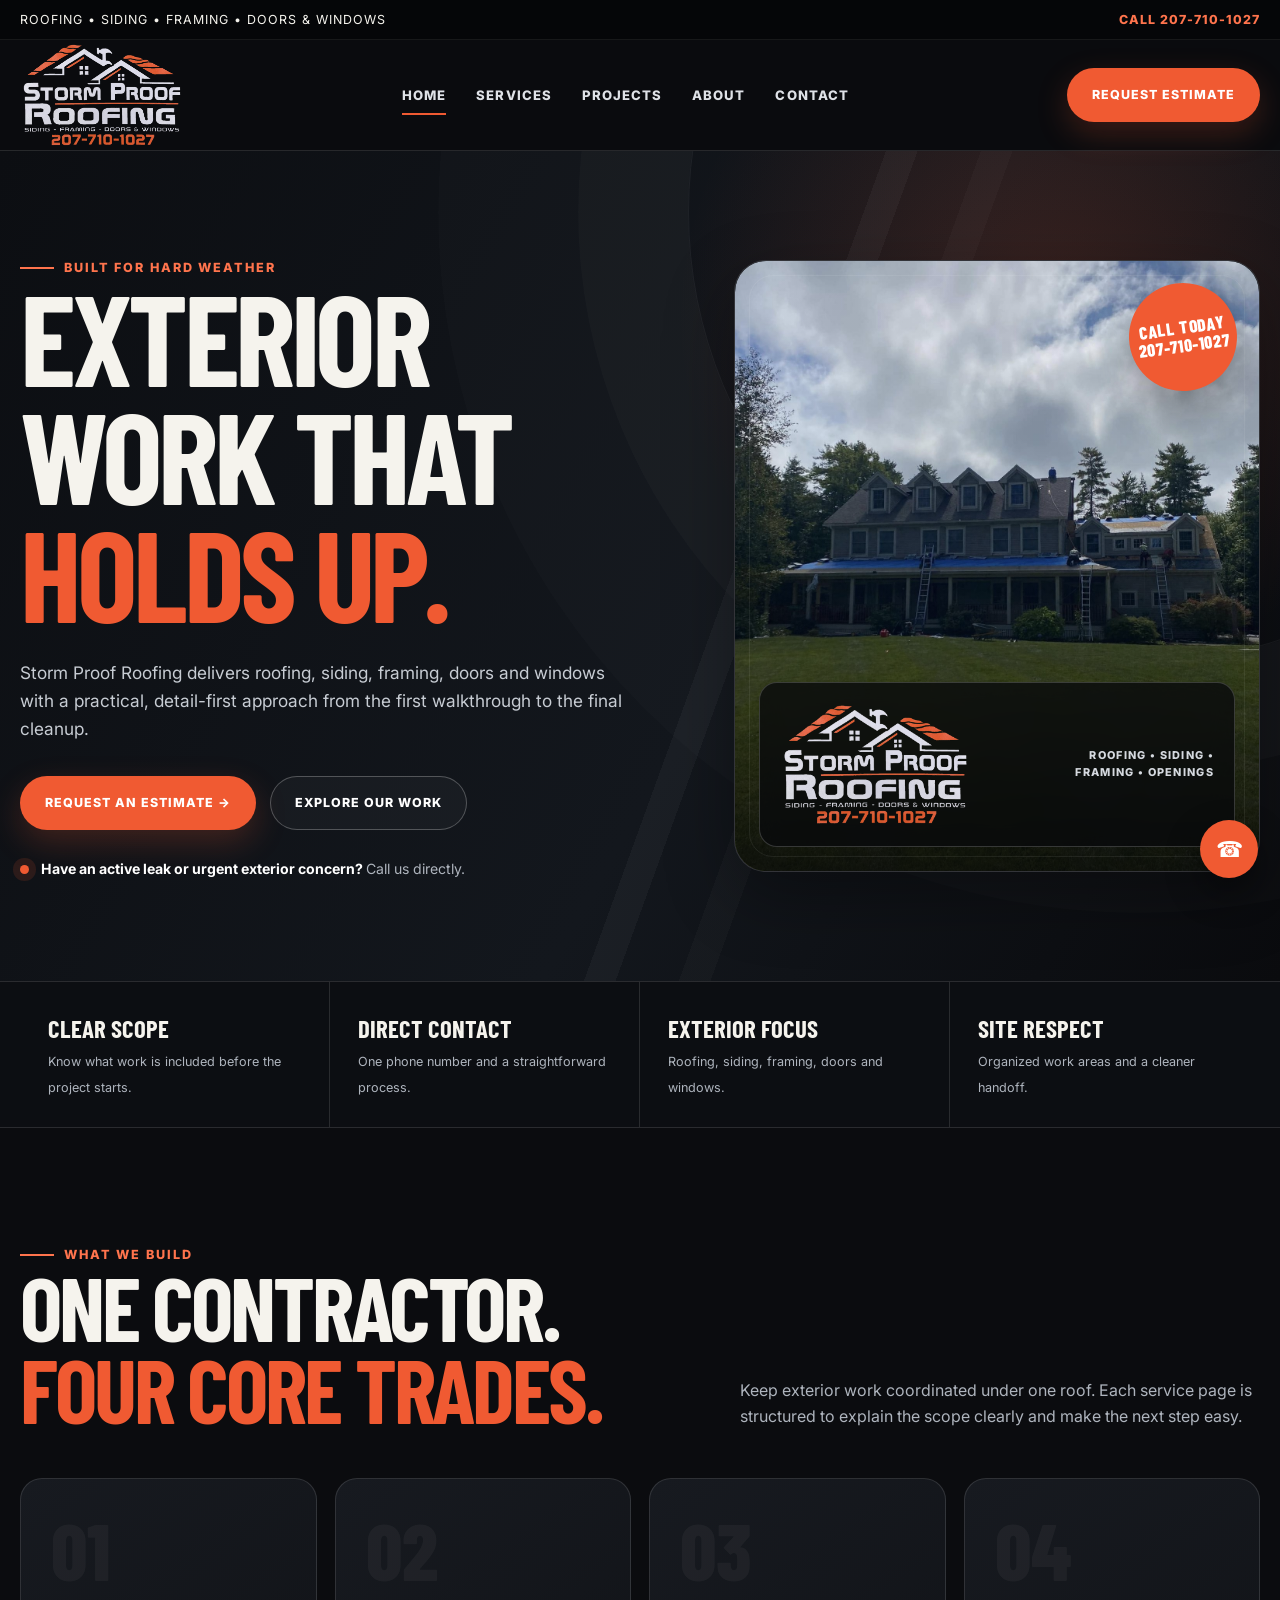
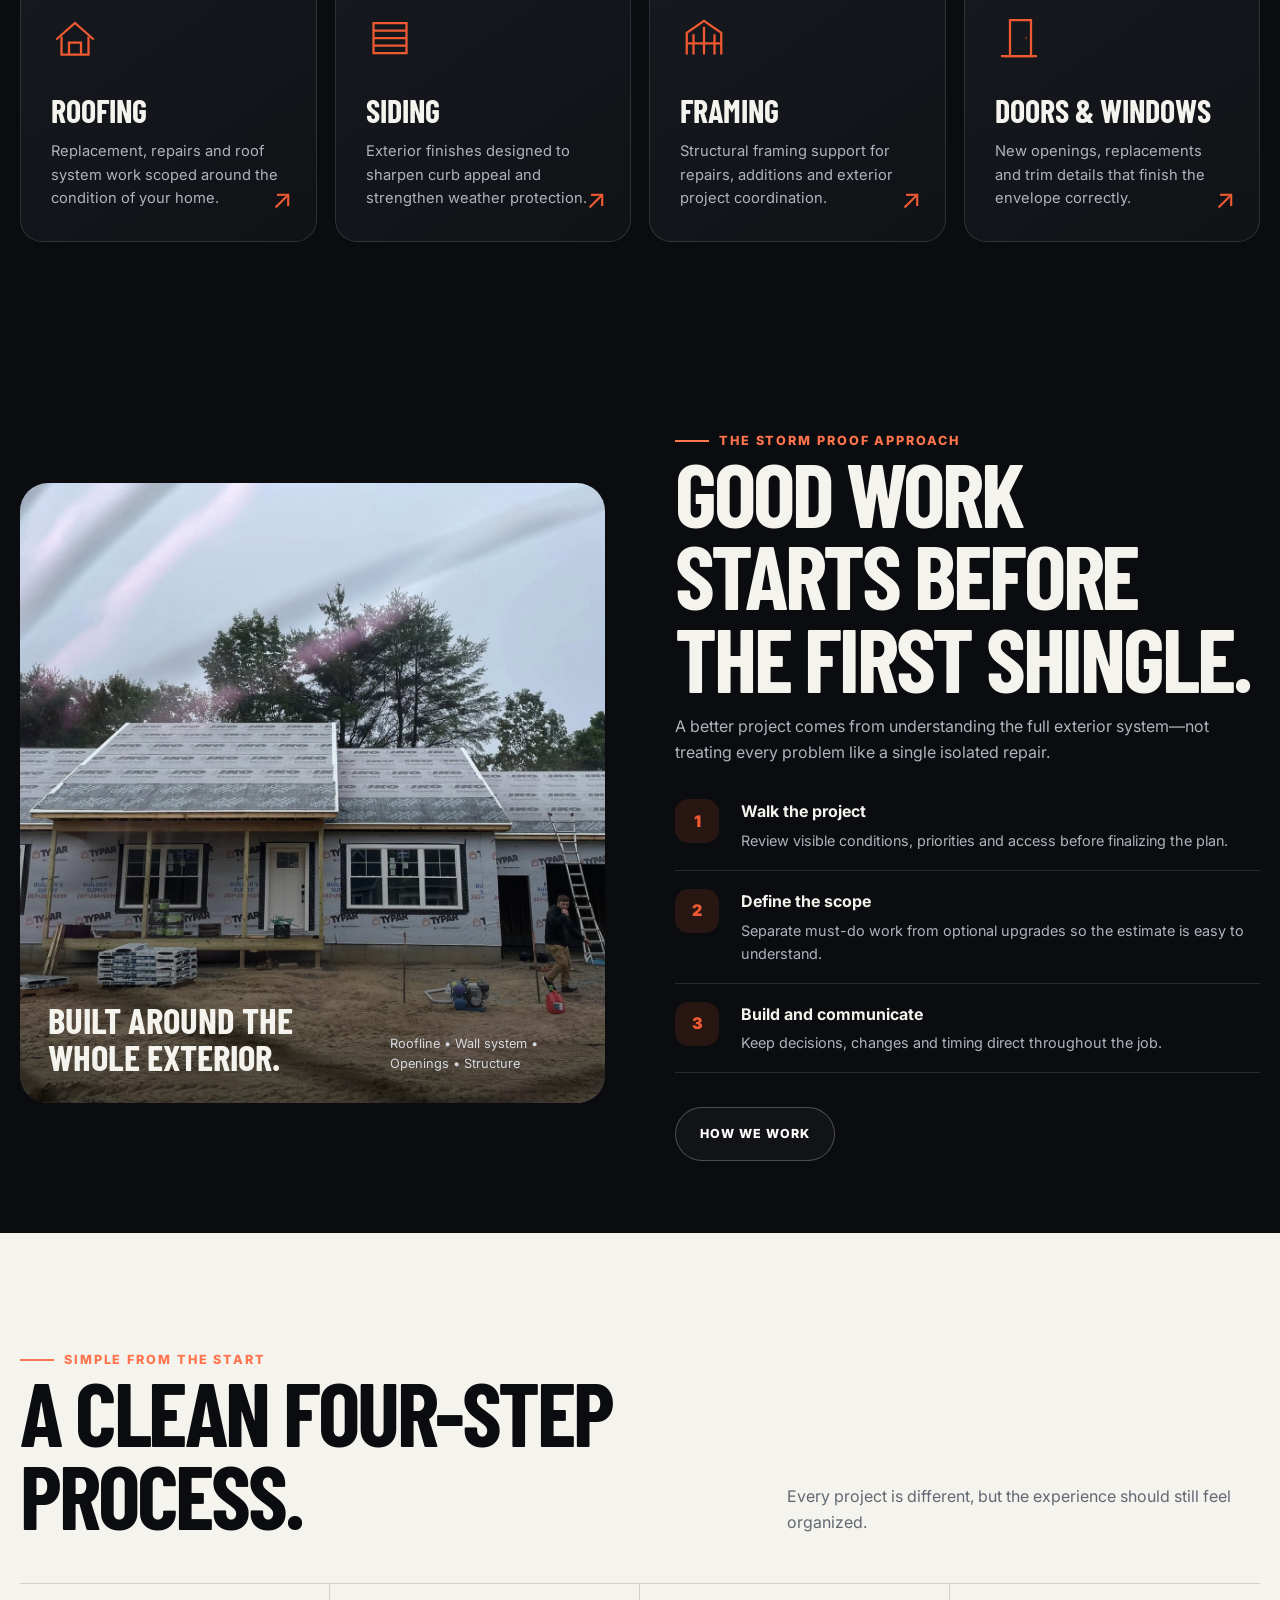
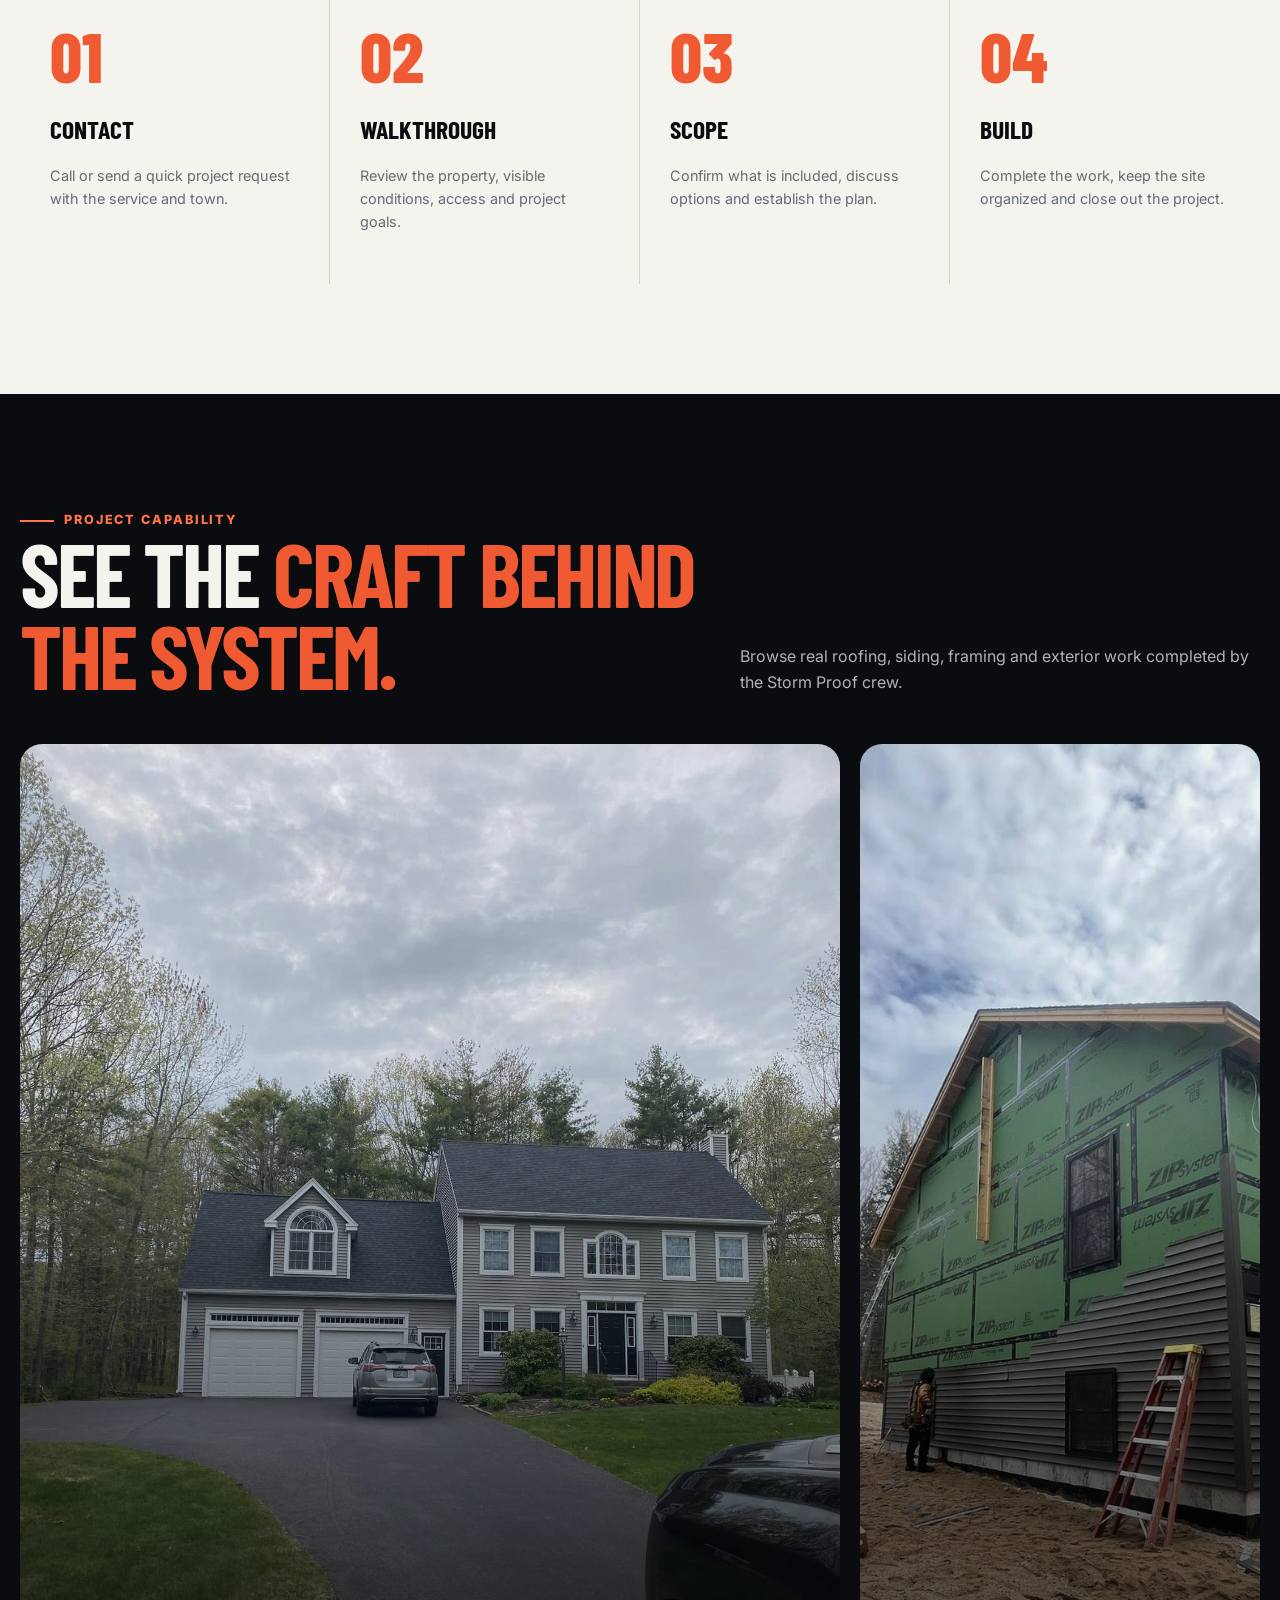
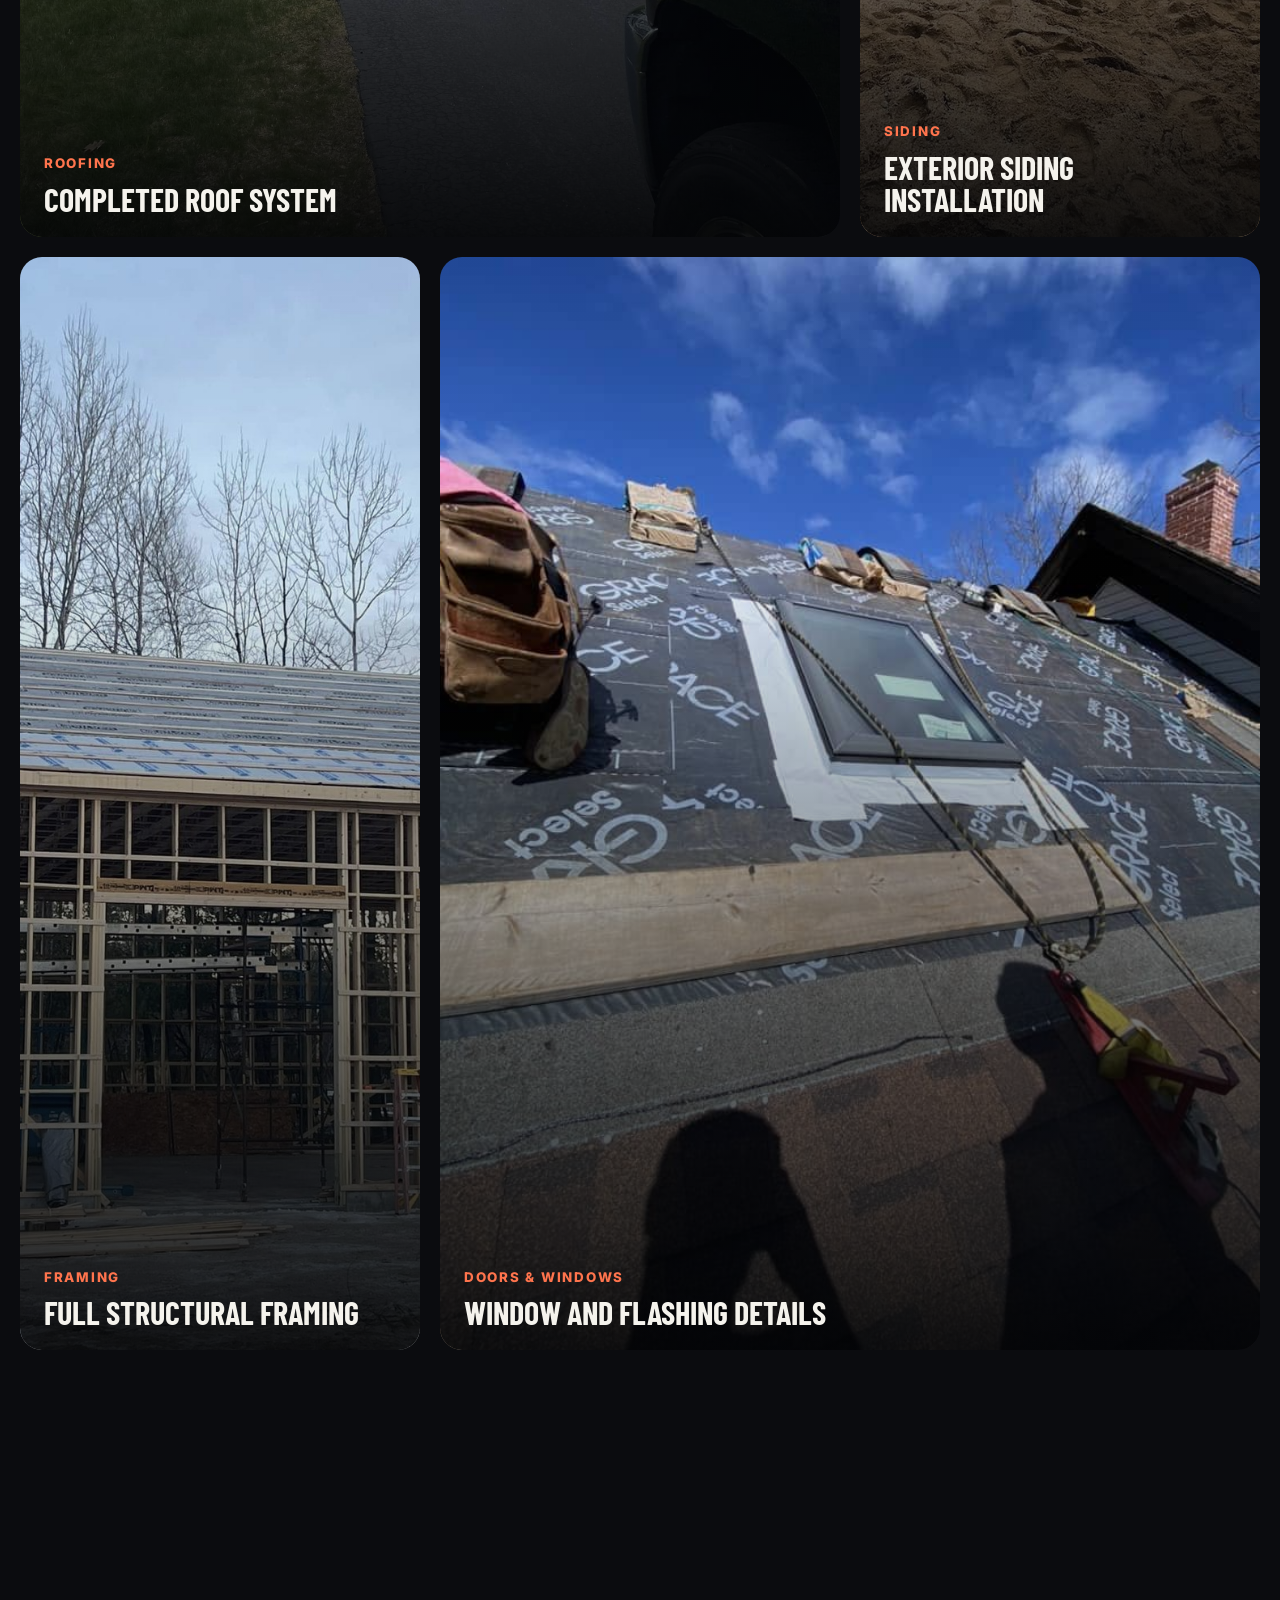
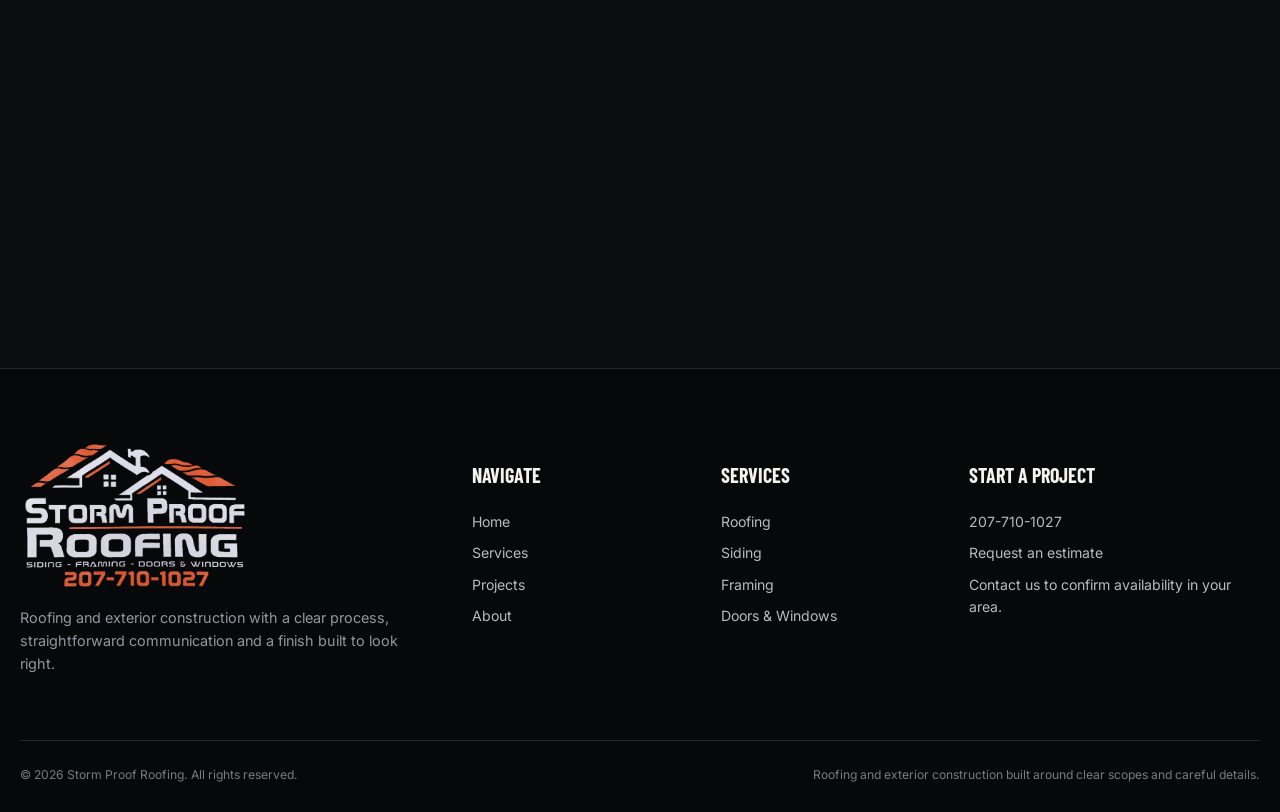
<file: index.html>
<!DOCTYPE html>
<html lang="en">
 <head>
  <meta charset="utf-8"/>
  <meta content="width=device-width,initial-scale=1" name="viewport"/>
  <meta content="Storm Proof Roofing &mdash; roofing, siding, framing, doors and windows." name="description"/>
  <title>
   Storm Proof Roofing | Roofing &amp; Exterior Construction
  </title>
  <link href="assets/images/favicon.svg" rel="icon" type="image/svg+xml"/>
  <link href="assets/css/styles.css" rel="stylesheet"/>
 </head>
 <body>
  <div class="topbar">
   <div class="container">
    <span>
     Roofing &bull; Siding &bull; Framing &bull; Doors &amp; Windows
    </span>
    <a href="tel:2077101027">
     Call 207-710-1027
    </a>
   </div>
  </div>
  <header class="site-header">
   <div class="container nav">
    <a class="brand" href="index.html">
     <img alt="Storm Proof Roofing" src="assets/images/storm-proof-logo.png"/>
    </a>
    <nav aria-label="Primary navigation" class="nav-links">
     <a href="index.html">
      Home
     </a>
     <a href="services.html">
      Services
     </a>
     <a href="projects.html">
      Projects
     </a>
     <a href="about.html">
      About
     </a>
     <a href="contact.html">
      Contact
     </a>
    </nav>
    <div class="nav-cta">
     <a class="btn btn-primary" href="quote.html">
      Request Estimate
     </a>
     <button aria-label="Open menu" class="menu-toggle">
      <span>
      </span>
      <span>
      </span>
      <span>
      </span>
     </button>
    </div>
   </div>
  </header>
  <main>
   <section class="hero">
    <div class="container hero-grid">
     <div class="reveal">
      <span class="eyebrow">
       Built for hard weather
      </span>
      <h1 class="display">
       Exterior work that
       <span class="accent">
        holds up.
       </span>
      </h1>
      <p class="lead">
       Storm Proof Roofing delivers roofing, siding, framing, doors and windows with a practical, detail-first approach from the first walkthrough to the final cleanup.
      </p>
      <div class="hero-actions">
       <a class="btn btn-primary" href="quote.html">
        Request an Estimate &rarr;
       </a>
       <a class="btn btn-ghost" href="projects.html">
        Explore Our Work
       </a>
      </div>
      <div class="hero-note">
       <span class="dot">
       </span>
       <span>
        <b>
         Have an active leak or urgent exterior concern?
        </b>
        Call us directly.
       </span>
      </div>
     </div>
     <div class="hero-mark reveal photo-card">
      <img alt="Completed residential roofing project" class="hero-photo" fetchpriority="high" src="assets/images/projects/large-residential-roof.jpg"/>
      <div class="hero-photo-shade">
      </div>
      <div class="hero-logo-chip">
       <img alt="Storm Proof Roofing" src="assets/images/storm-proof-logo.png"/>
       <span>
        Roofing &bull; Siding &bull; Framing &bull; Openings
       </span>
      </div>
      <div class="hero-badge">
       Call today
       <br/>
       207-710-1027
      </div>
     </div>
    </div>
   </section>
   <section class="trustbar">
    <div class="container trust-grid">
     <div class="trust-item">
      <strong>
       Clear Scope
      </strong>
      <span>
       Know what work is included before the project starts.
      </span>
     </div>
     <div class="trust-item">
      <strong>
       Direct Contact
      </strong>
      <span>
       One phone number and a straightforward process.
      </span>
     </div>
     <div class="trust-item">
      <strong>
       Exterior Focus
      </strong>
      <span>
       Roofing, siding, framing, doors and windows.
      </span>
     </div>
     <div class="trust-item">
      <strong>
       Site Respect
      </strong>
      <span>
       Organized work areas and a cleaner handoff.
      </span>
     </div>
    </div>
   </section>
   <section class="section">
    <div class="container">
     <div class="section-head reveal">
      <div>
       <span class="eyebrow">
        What we build
       </span>
       <h2 class="display">
        One contractor.
        <span class="accent">
         Four core trades.
        </span>
       </h2>
      </div>
      <p>
       Keep exterior work coordinated under one roof. Each service page is structured to explain the scope clearly and make the next step easy.
      </p>
     </div>
     <div class="card-grid">
      <a class="service-card reveal" href="services.html#roofing">
       <div class="number">
        01
       </div>
       <svg fill="none" stroke="currentColor" stroke-width="3" viewbox="0 0 64 64">
        <path d="M7 34 32 12l25 22">
        </path>
        <path d="M14 30v24h36V30">
        </path>
        <path d="M24 54V38h16v16">
        </path>
       </svg>
       <h3>
        Roofing
       </h3>
       <p>
        Replacement, repairs and roof system work scoped around the condition of your home.
       </p>
       <span class="arrow">
        &nearrow;
       </span>
      </a>
      <a class="service-card reveal" href="services.html#siding">
       <div class="number">
        02
       </div>
       <svg fill="none" stroke="currentColor" stroke-width="3" viewbox="0 0 64 64">
        <path d="M10 12h44v40H10z">
        </path>
        <path d="M10 22h44M10 32h44M10 42h44">
        </path>
       </svg>
       <h3>
        Siding
       </h3>
       <p>
        Exterior finishes designed to sharpen curb appeal and strengthen weather protection.
       </p>
       <span class="arrow">
        &nearrow;
       </span>
      </a>
      <a class="service-card reveal" href="services.html#framing">
       <div class="number">
        03
       </div>
       <svg fill="none" stroke="currentColor" stroke-width="3" viewbox="0 0 64 64">
        <path d="M9 54V25L32 9l23 16v29">
        </path>
        <path d="M18 54V27M32 54V17M46 54V27M9 39h46">
        </path>
       </svg>
       <h3>
        Framing
       </h3>
       <p>
        Structural framing support for repairs, additions and exterior project coordination.
       </p>
       <span class="arrow">
        &nearrow;
       </span>
      </a>
      <a class="service-card reveal" href="services.html#openings">
       <div class="number">
        04
       </div>
       <svg fill="none" stroke="currentColor" stroke-width="3" viewbox="0 0 64 64">
        <path d="M13 56h38M20 56V8h28v48">
        </path>
        <path d="M41 32h1">
        </path>
        <path d="M8 56h48">
        </path>
       </svg>
       <h3>
        Doors &amp; Windows
       </h3>
       <p>
        New openings, replacements and trim details that finish the envelope correctly.
       </p>
       <span class="arrow">
        &nearrow;
       </span>
      </a>
     </div>
    </div>
   </section>
   <section class="section-sm">
    <div class="container split">
     <div class="visual-panel reveal">
      <div class="visual-label">
       <strong>
        Built around the whole exterior.
       </strong>
       <span>
        Roofline &bull; Wall system &bull; Openings &bull; Structure
       </span>
      </div>
     </div>
     <div class="reveal">
      <span class="eyebrow">
       The Storm Proof approach
      </span>
      <h2 class="display" style="font-size:clamp(3.8rem,7vw,6.5rem)">
       Good work starts before the first shingle.
      </h2>
      <p class="muted">
       A better project comes from understanding the full exterior system&mdash;not treating every problem like a single isolated repair.
      </p>
      <div class="feature-list">
       <div class="feature">
        <i>
         1
        </i>
        <div>
         <h3>
          Walk the project
         </h3>
         <p>
          Review visible conditions, priorities and access before finalizing the plan.
         </p>
        </div>
       </div>
       <div class="feature">
        <i>
         2
        </i>
        <div>
         <h3>
          Define the scope
         </h3>
         <p>
          Separate must-do work from optional upgrades so the estimate is easy to understand.
         </p>
        </div>
       </div>
       <div class="feature">
        <i>
         3
        </i>
        <div>
         <h3>
          Build and communicate
         </h3>
         <p>
          Keep decisions, changes and timing direct throughout the job.
         </p>
        </div>
       </div>
      </div>
      <a class="btn btn-ghost" href="about.html">
       How We Work
      </a>
     </div>
    </div>
   </section>
   <section class="section process">
    <div class="container">
     <div class="section-head reveal">
      <div>
       <span class="eyebrow">
        Simple from the start
       </span>
       <h2 class="display">
        A clean four-step process.
       </h2>
      </div>
      <p>
       Every project is different, but the experience should still feel organized.
      </p>
     </div>
     <div class="steps">
      <div class="step reveal">
       <div class="step-no">
        01
       </div>
       <h3>
        Contact
       </h3>
       <p>
        Call or send a quick project request with the service and town.
       </p>
      </div>
      <div class="step reveal">
       <div class="step-no">
        02
       </div>
       <h3>
        Walkthrough
       </h3>
       <p>
        Review the property, visible conditions, access and project goals.
       </p>
      </div>
      <div class="step reveal">
       <div class="step-no">
        03
       </div>
       <h3>
        Scope
       </h3>
       <p>
        Confirm what is included, discuss options and establish the plan.
       </p>
      </div>
      <div class="step reveal">
       <div class="step-no">
        04
       </div>
       <h3>
        Build
       </h3>
       <p>
        Complete the work, keep the site organized and close out the project.
       </p>
      </div>
     </div>
    </div>
   </section>
   <section class="section">
    <div class="container">
     <div class="section-head reveal">
      <div>
       <span class="eyebrow">
        Project capability
       </span>
       <h2 class="display">
        See the
        <span class="accent">
         craft behind the system.
        </span>
       </h2>
      </div>
      <p>
       Browse real roofing, siding, framing and exterior work completed by the Storm Proof crew.
      </p>
     </div>
     <div class="project-grid">
      <a class="project-card large tall reveal" href="projects.html">
       <img alt="Completed asphalt shingle roof" loading="lazy" src="assets/images/projects/completed-asphalt-roof.jpg"/>
       <div class="project-copy">
        <small>
         Roofing
        </small>
        <h3>
         Completed roof system
        </h3>
       </div>
      </a>
      <a class="project-card tall reveal" href="projects.html">
       <img alt="Exterior siding installation in progress" loading="lazy" src="assets/images/projects/exterior-siding-progress.jpg"/>
       <div class="project-copy">
        <small>
         Siding
        </small>
        <h3>
         Exterior siding installation
        </h3>
       </div>
      </a>
      <a class="project-card reveal" href="projects.html">
       <img alt="Full building framing project" loading="lazy" src="assets/images/projects/full-building-framing.jpg"/>
       <div class="project-copy">
        <small>
         Framing
        </small>
        <h3>
         Full structural framing
        </h3>
       </div>
      </a>
      <a class="project-card large reveal" href="projects.html">
       <img alt="Window flashing installation" loading="lazy" src="assets/images/projects/window-flashing-installation.jpg"/>
       <div class="project-copy">
        <small>
         Doors &amp; Windows
        </small>
        <h3>
         Window and flashing details
        </h3>
       </div>
      </a>
     </div>
    </div>
   </section>
   <section class="section-sm">
    <div class="container">
     <div class="callout reveal">
      <div class="callout-grid">
       <div>
        <span class="eyebrow" style="color:white">
         Start with a conversation
        </span>
        <h2 class="display">
         Tell us what your exterior needs.
        </h2>
        <p>
         Send the basics and we will turn them into a clear next step.
        </p>
       </div>
       <a class="btn btn-dark" href="quote.html">
        Request an Estimate &rarr;
       </a>
      </div>
     </div>
    </div>
   </section>
  </main>
  <a aria-label="Call Storm Proof Roofing" class="floating-call" href="tel:2077101027">
   &phone;
  </a>
  <footer class="footer">
   <div class="container">
    <div class="footer-grid">
     <div>
      <img alt="Storm Proof Roofing" class="footer-logo" src="assets/images/storm-proof-logo.png"/>
      <p>
       Roofing and exterior construction with a clear process, straightforward communication and a finish built to look right.
      </p>
     </div>
     <div>
      <h3>
       Navigate
      </h3>
      <div class="footer-links">
       <a href="index.html">
        Home
       </a>
       <a href="services.html">
        Services
       </a>
       <a href="projects.html">
        Projects
       </a>
       <a href="about.html">
        About
       </a>
      </div>
     </div>
     <div>
      <h3>
       Services
      </h3>
      <div class="footer-links">
       <a href="services.html#roofing">
        Roofing
       </a>
       <a href="services.html#siding">
        Siding
       </a>
       <a href="services.html#framing">
        Framing
       </a>
       <a href="services.html#openings">
        Doors &amp; Windows
       </a>
      </div>
     </div>
     <div>
      <h3>
       Start a Project
      </h3>
      <div class="footer-links">
       <a href="tel:2077101027">
        207-710-1027
       </a>
       <a href="quote.html">
        Request an estimate
       </a>
       <span>
        Contact us to confirm availability in your area.
       </span>
      </div>
     </div>
    </div>
    <div class="footer-bottom">
     <span>
      &copy;
      <span data-year="">
      </span>
      Storm Proof Roofing. All rights reserved.
     </span>
     <span>
      Roofing and exterior construction built around clear scopes and careful details.
     </span>
    </div>
   </div>
  </footer>
  <script src="assets/js/main.js">
  </script>
 </body>
</html>
</file>
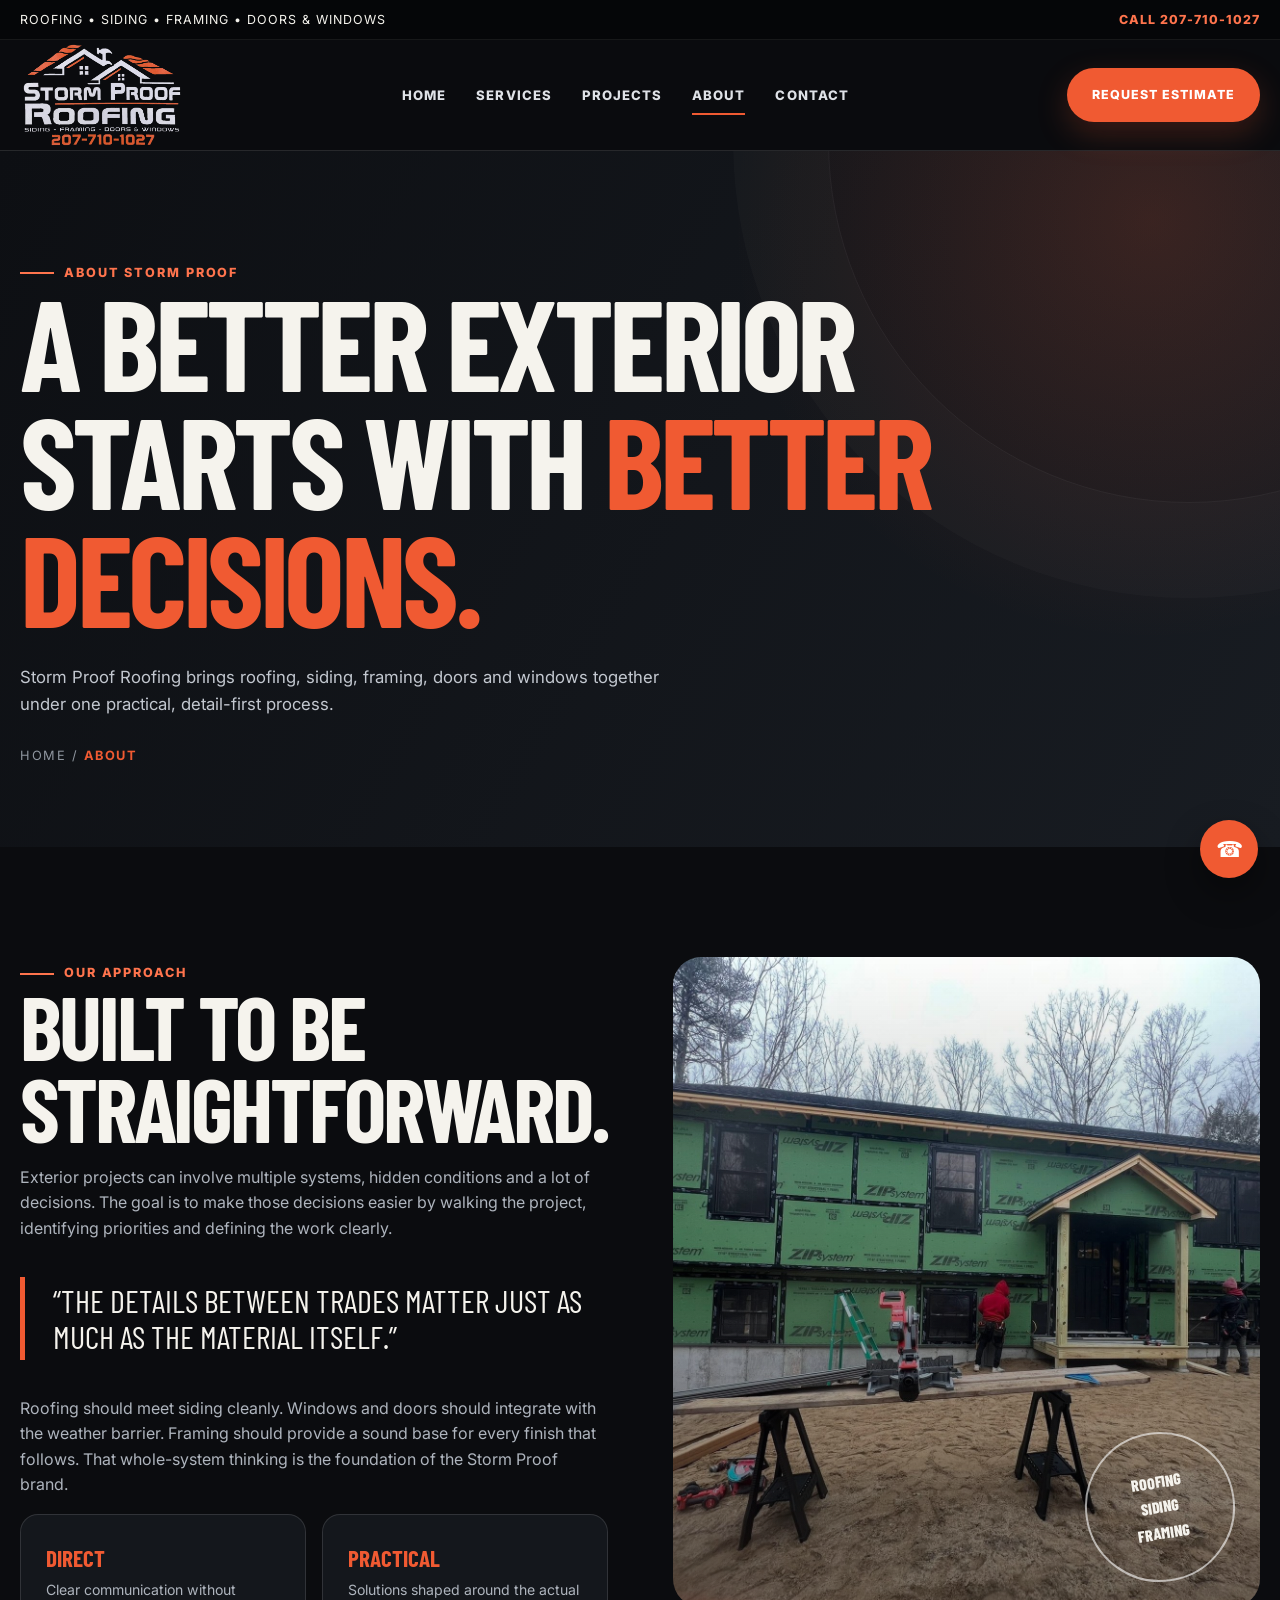
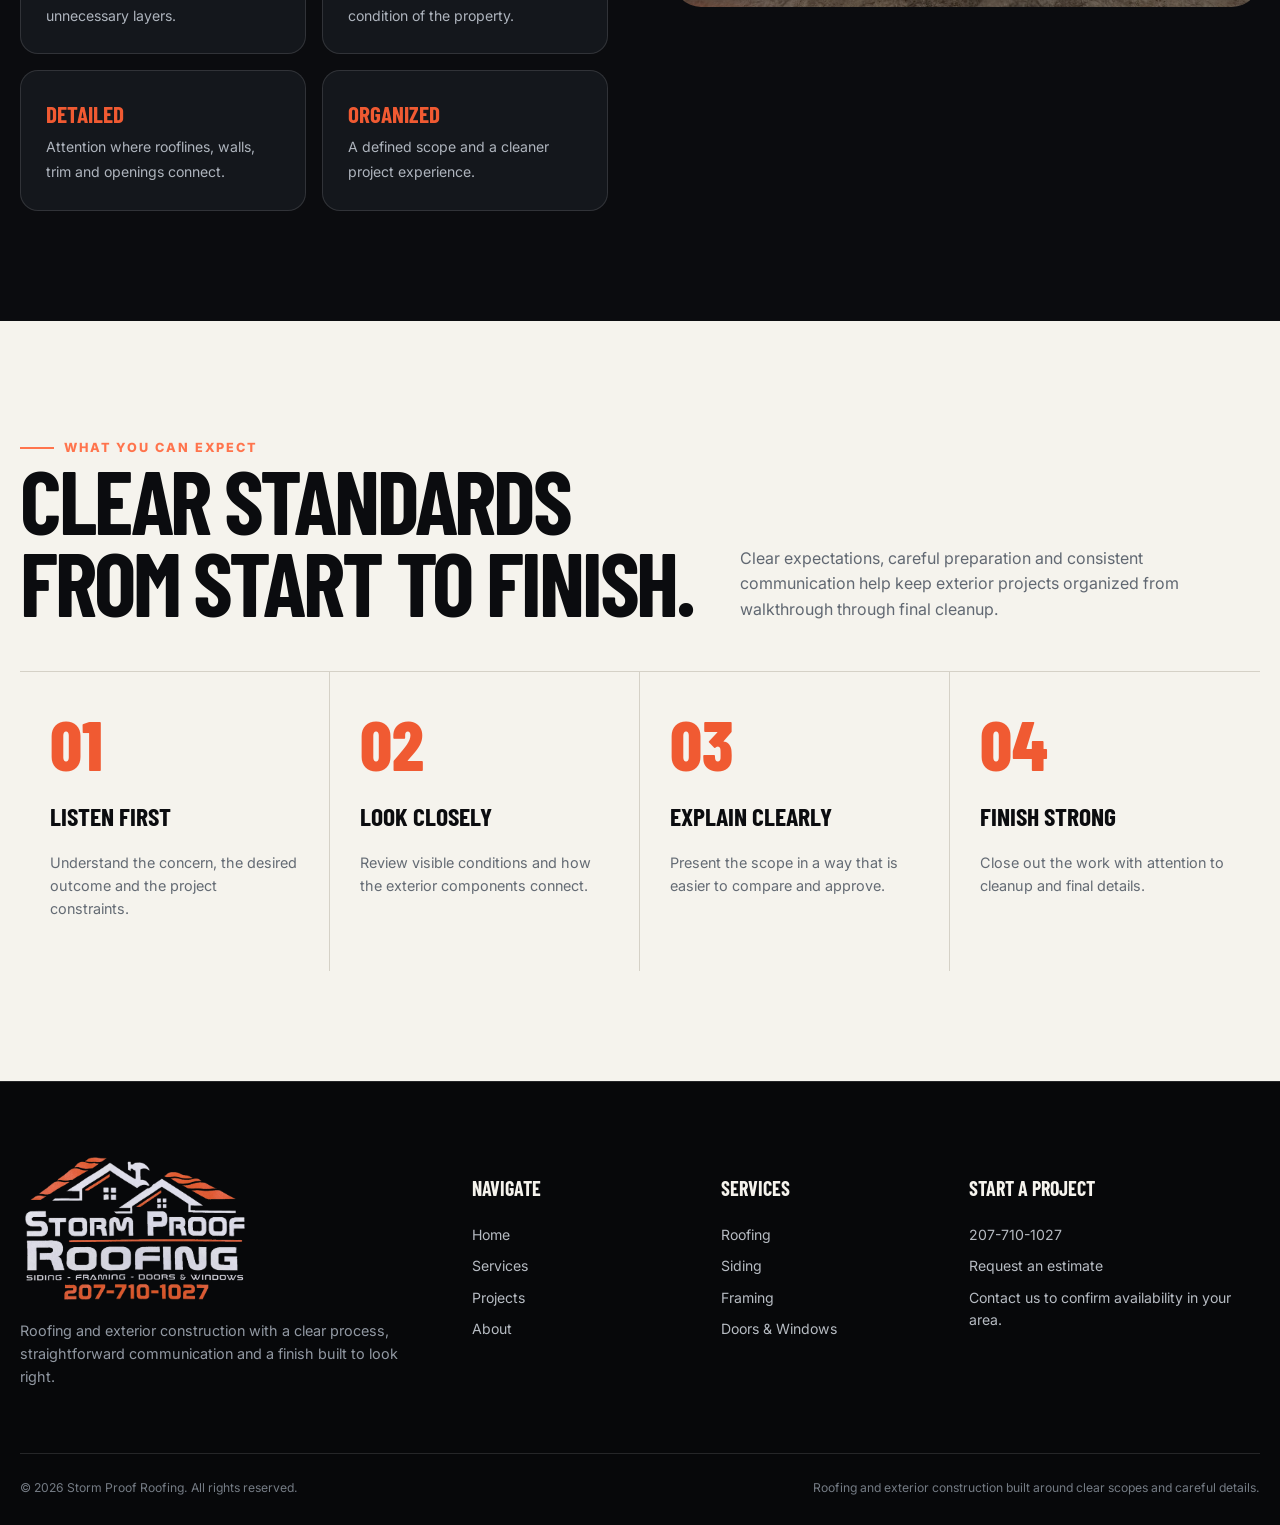
<file: about.html>
<!DOCTYPE html>
<html lang="en">
 <head>
  <meta charset="utf-8"/>
  <meta content="width=device-width,initial-scale=1" name="viewport"/>
  <meta content="Storm Proof Roofing &mdash; roofing, siding, framing, doors and windows." name="description"/>
  <title>
   About | Storm Proof Roofing
  </title>
  <link href="assets/images/favicon.svg" rel="icon" type="image/svg+xml"/>
  <link href="assets/css/styles.css" rel="stylesheet"/>
 </head>
 <body>
  <div class="topbar">
   <div class="container">
    <span>
     Roofing &bull; Siding &bull; Framing &bull; Doors &amp; Windows
    </span>
    <a href="tel:2077101027">
     Call 207-710-1027
    </a>
   </div>
  </div>
  <header class="site-header">
   <div class="container nav">
    <a class="brand" href="index.html">
     <img alt="Storm Proof Roofing" src="assets/images/storm-proof-logo.png"/>
    </a>
    <nav aria-label="Primary navigation" class="nav-links">
     <a href="index.html">
      Home
     </a>
     <a href="services.html">
      Services
     </a>
     <a href="projects.html">
      Projects
     </a>
     <a href="about.html">
      About
     </a>
     <a href="contact.html">
      Contact
     </a>
    </nav>
    <div class="nav-cta">
     <a class="btn btn-primary" href="quote.html">
      Request Estimate
     </a>
     <button aria-label="Open menu" class="menu-toggle">
      <span>
      </span>
      <span>
      </span>
      <span>
      </span>
     </button>
    </div>
   </div>
  </header>
  <main>
   <section class="page-hero">
    <div class="container">
     <span class="eyebrow">
      About Storm Proof
     </span>
     <h1 class="display">
      A better exterior starts with
      <span class="accent">
       better decisions.
      </span>
     </h1>
     <p>
      Storm Proof Roofing brings roofing, siding, framing, doors and windows together under one practical, detail-first process.
     </p>
     <div class="crumbs">
      Home /
      <b>
       About
      </b>
     </div>
    </div>
   </section>
   <section class="section">
    <div class="container about-grid">
     <div class="about-copy reveal">
      <span class="eyebrow">
       Our approach
      </span>
      <h2 class="display">
       Built to be straightforward.
      </h2>
      <p class="muted">
       Exterior projects can involve multiple systems, hidden conditions and a lot of decisions. The goal is to make those decisions easier by walking the project, identifying priorities and defining the work clearly.
      </p>
      <div class="quote-block">
       &ldquo;The details between trades matter just as much as the material itself.&rdquo;
      </div>
      <p class="muted">
       Roofing should meet siding cleanly. Windows and doors should integrate with the weather barrier. Framing should provide a sound base for every finish that follows. That whole-system thinking is the foundation of the Storm Proof brand.
      </p>
      <div class="values">
       <div class="value">
        <b>
         Direct
        </b>
        <span>
         Clear communication without unnecessary layers.
        </span>
       </div>
       <div class="value">
        <b>
         Practical
        </b>
        <span>
         Solutions shaped around the actual condition of the property.
        </span>
       </div>
       <div class="value">
        <b>
         Detailed
        </b>
        <span>
         Attention where rooflines, walls, trim and openings connect.
        </span>
       </div>
       <div class="value">
        <b>
         Organized
        </b>
        <span>
         A defined scope and a cleaner project experience.
        </span>
       </div>
      </div>
     </div>
     <div class="about-art reveal">
      <div class="stamp">
       Roofing
       <br/>
       Siding
       <br/>
       Framing
      </div>
     </div>
    </div>
   </section>
   <section class="section process">
    <div class="container">
     <div class="section-head">
      <div>
       <span class="eyebrow">
        What you can expect
       </span>
       <h2 class="display">
        Clear standards from start to finish.
       </h2>
      </div>
      <p>
       Clear expectations, careful preparation and consistent communication help keep exterior projects organized from walkthrough through final cleanup.
      </p>
     </div>
     <div class="steps">
      <div class="step">
       <div class="step-no">
        01
       </div>
       <h3>
        Listen first
       </h3>
       <p>
        Understand the concern, the desired outcome and the project constraints.
       </p>
      </div>
      <div class="step">
       <div class="step-no">
        02
       </div>
       <h3>
        Look closely
       </h3>
       <p>
        Review visible conditions and how the exterior components connect.
       </p>
      </div>
      <div class="step">
       <div class="step-no">
        03
       </div>
       <h3>
        Explain clearly
       </h3>
       <p>
        Present the scope in a way that is easier to compare and approve.
       </p>
      </div>
      <div class="step">
       <div class="step-no">
        04
       </div>
       <h3>
        Finish strong
       </h3>
       <p>
        Close out the work with attention to cleanup and final details.
       </p>
      </div>
     </div>
    </div>
   </section>
  </main>
  <a aria-label="Call Storm Proof Roofing" class="floating-call" href="tel:2077101027">
   &phone;
  </a>
  <footer class="footer">
   <div class="container">
    <div class="footer-grid">
     <div>
      <img alt="Storm Proof Roofing" class="footer-logo" src="assets/images/storm-proof-logo.png"/>
      <p>
       Roofing and exterior construction with a clear process, straightforward communication and a finish built to look right.
      </p>
     </div>
     <div>
      <h3>
       Navigate
      </h3>
      <div class="footer-links">
       <a href="index.html">
        Home
       </a>
       <a href="services.html">
        Services
       </a>
       <a href="projects.html">
        Projects
       </a>
       <a href="about.html">
        About
       </a>
      </div>
     </div>
     <div>
      <h3>
       Services
      </h3>
      <div class="footer-links">
       <a href="services.html#roofing">
        Roofing
       </a>
       <a href="services.html#siding">
        Siding
       </a>
       <a href="services.html#framing">
        Framing
       </a>
       <a href="services.html#openings">
        Doors &amp; Windows
       </a>
      </div>
     </div>
     <div>
      <h3>
       Start a Project
      </h3>
      <div class="footer-links">
       <a href="tel:2077101027">
        207-710-1027
       </a>
       <a href="quote.html">
        Request an estimate
       </a>
       <span>
        Contact us to confirm availability in your area.
       </span>
      </div>
     </div>
    </div>
    <div class="footer-bottom">
     <span>
      &copy;
      <span data-year="">
      </span>
      Storm Proof Roofing. All rights reserved.
     </span>
     <span>
      Roofing and exterior construction built around clear scopes and careful details.
     </span>
    </div>
   </div>
  </footer>
  <script src="assets/js/main.js">
  </script>
 </body>
</html>
</file>
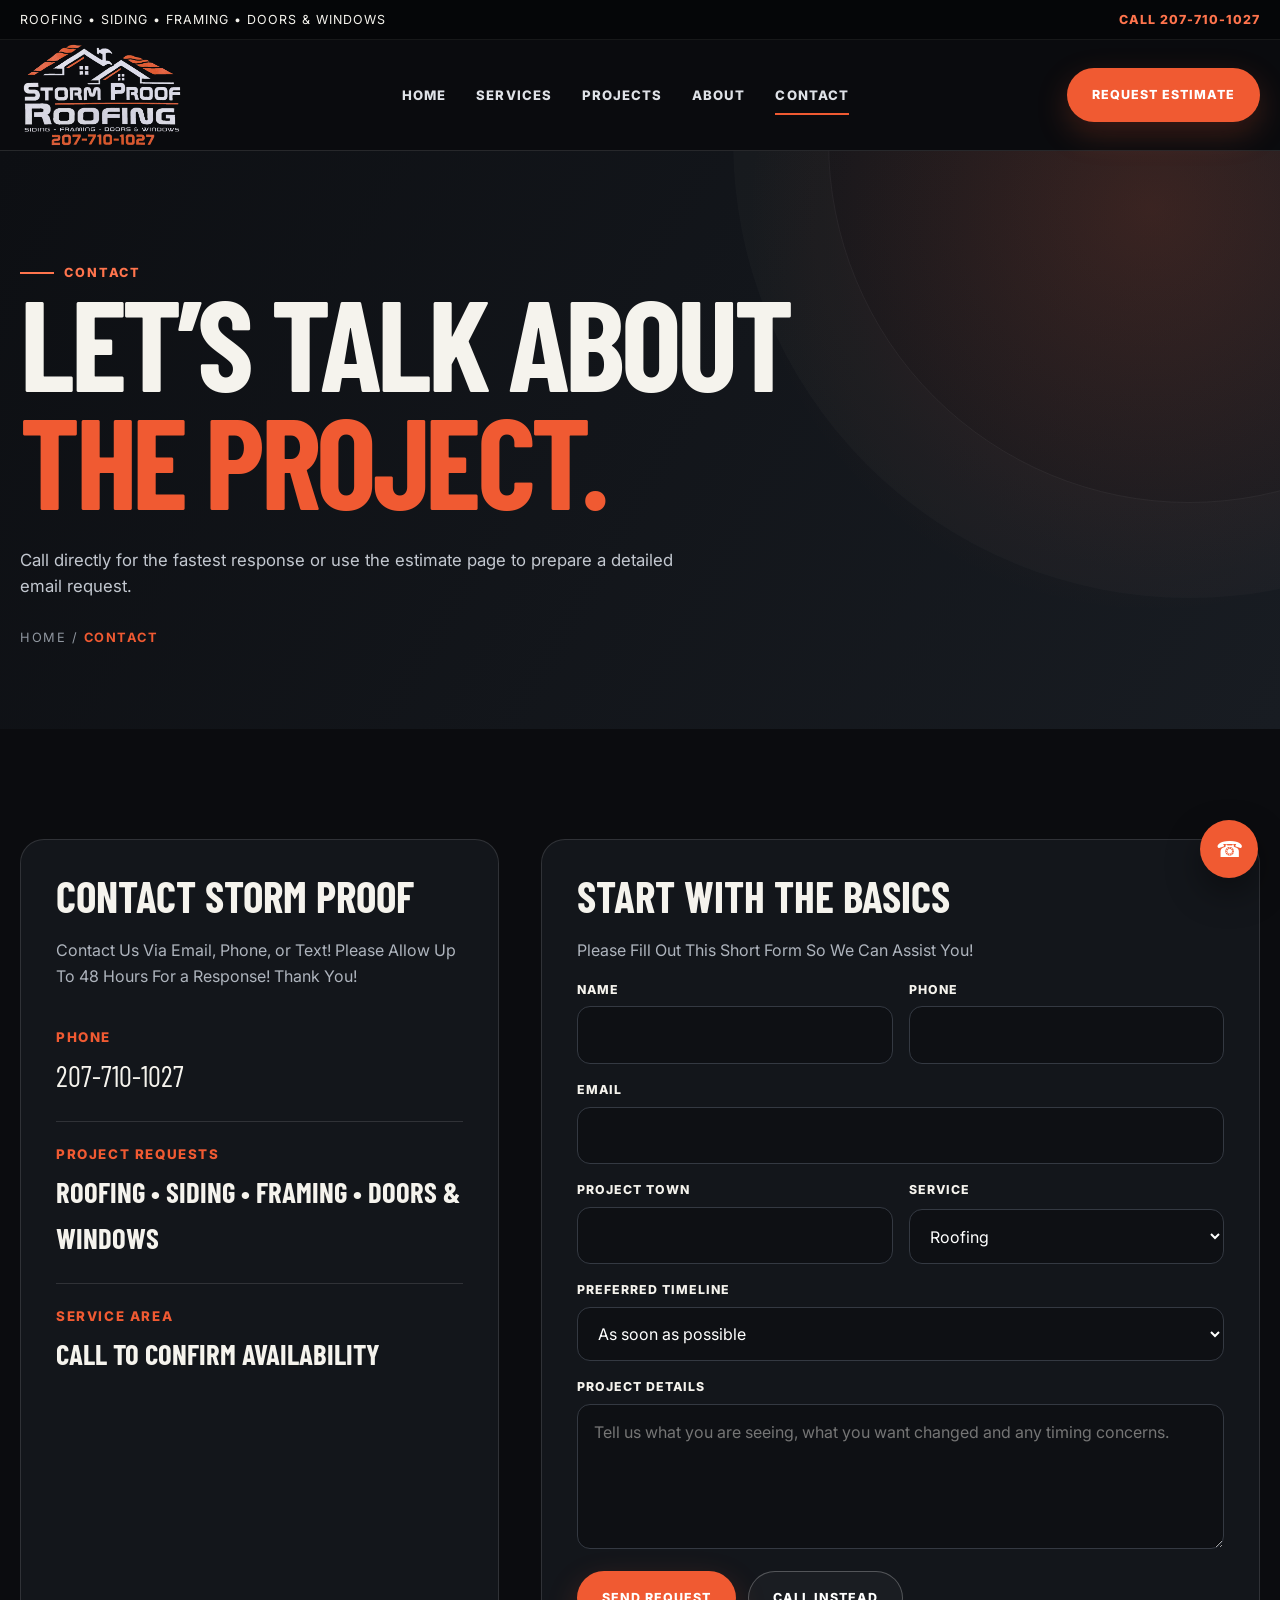
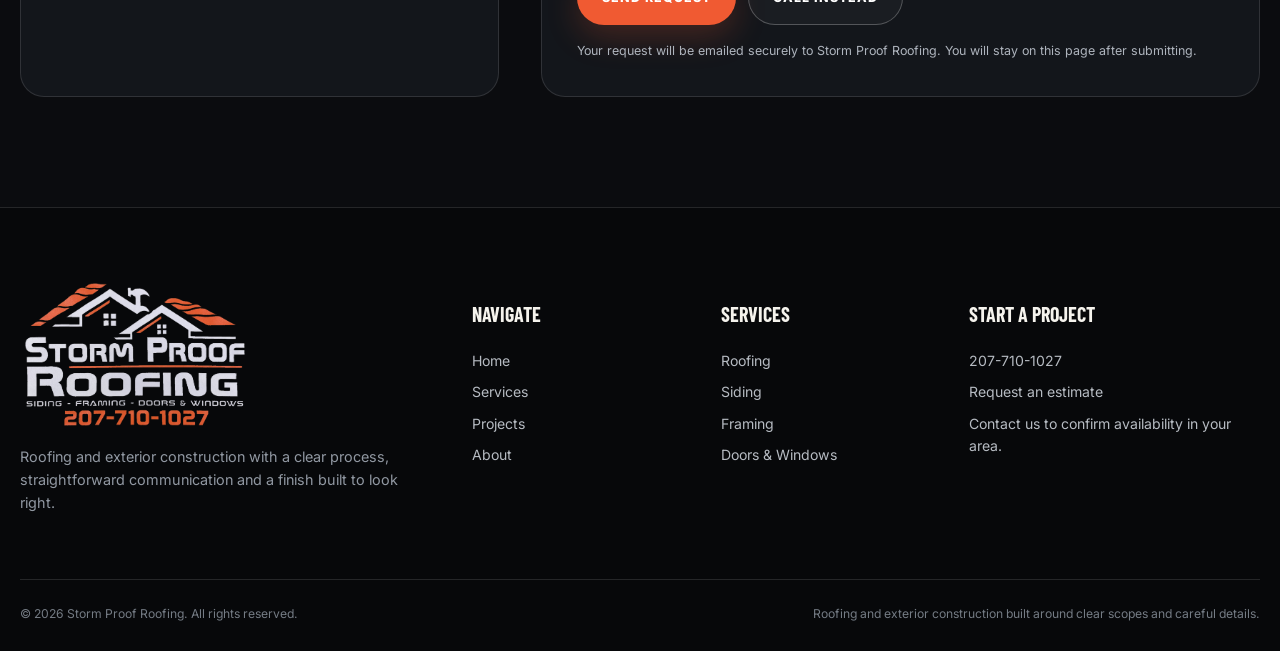
<file: contact.html>
<!DOCTYPE html>
<html lang="en">
 <head>
  <meta charset="utf-8"/>
  <meta content="width=device-width,initial-scale=1" name="viewport"/>
  <meta content="Storm Proof Roofing &mdash; roofing, siding, framing, doors and windows." name="description"/>
  <title>
   Contact | Storm Proof Roofing
  </title>
  <link href="assets/images/favicon.svg" rel="icon" type="image/svg+xml"/>
  <link href="assets/css/styles.css" rel="stylesheet"/>
 </head>
 <body>
  <div class="topbar">
   <div class="container">
    <span>
     Roofing &bull; Siding &bull; Framing &bull; Doors &amp; Windows
    </span>
    <a href="tel:2077101027">
     Call 207-710-1027
    </a>
   </div>
  </div>
  <header class="site-header">
   <div class="container nav">
    <a class="brand" href="index.html">
     <img alt="Storm Proof Roofing" src="assets/images/storm-proof-logo.png"/>
    </a>
    <nav aria-label="Primary navigation" class="nav-links">
     <a href="index.html">
      Home
     </a>
     <a href="services.html">
      Services
     </a>
     <a href="projects.html">
      Projects
     </a>
     <a href="about.html">
      About
     </a>
     <a href="contact.html">
      Contact
     </a>
    </nav>
    <div class="nav-cta">
     <a class="btn btn-primary" href="quote.html">
      Request Estimate
     </a>
     <button aria-label="Open menu" class="menu-toggle">
      <span>
      </span>
      <span>
      </span>
      <span>
      </span>
     </button>
    </div>
   </div>
  </header>
  <main>
   <section class="page-hero">
    <div class="container">
     <span class="eyebrow">
      Contact
     </span>
     <h1 class="display">
      Let&rsquo;s talk about
      <span class="accent">
       the project.
      </span>
     </h1>
     <p>
      Call directly for the fastest response or use the estimate page to prepare a detailed email request.
     </p>
     <div class="crumbs">
      Home /
      <b>
       Contact
      </b>
     </div>
    </div>
   </section>
   <section class="section">
    <div class="container contact-grid">
     <aside class="contact-panel reveal">
      <h2>
       Contact Storm Proof
      </h2>
      <p class="muted">
       Contact Us Via Email, Phone, or Text! Please Allow Up To 48 Hours For a Response! Thank You!
      </p>
      <div class="contact-method">
       <small>
        Phone
       </small>
       <a href="tel:2077101027">
        207-710-1027
       </a>
      </div>
      <div class="contact-method">
       <small>
        Project Requests
       </small>
       <strong>
        Roofing &bull; Siding &bull; Framing &bull; Doors &amp; Windows
       </strong>
      </div>
      <div class="contact-method">
       <small>
        Service Area
       </small>
       <strong>
        Call to confirm availability
       </strong>
      </div>
     </aside>
     <div class="form-panel reveal">
      <h2>
       Start with the basics
      </h2>
      <p class="muted">
       Please Fill Out This Short Form So We Can Assist You!
      </p>
      <form action="https://formsubmit.co/stormproofroofing0@gmail.com" data-email-endpoint="https://formsubmit.co/ajax/stormproofroofing0@gmail.com" data-subject="New Storm Proof Roofing Contact Request" id="quoteForm" method="POST">
       <input name="_subject" type="hidden" value="New Storm Proof Roofing Contact Request"/>
       <input name="_template" type="hidden" value="table"/>
       <input name="_captcha" type="hidden" value="false"/>
       <input aria-hidden="true" autocomplete="off" name="_honey" style="display:none" tabindex="-1" type="text"/>
       <div class="form-grid">
        <div class="field">
         <label for="name">
          Name
         </label>
         <input id="name" name="name" required=""/>
        </div>
        <div class="field">
         <label for="phone">
          Phone
         </label>
         <input autocomplete="tel" id="phone" name="phone" required="" type="tel"/>
        </div>
        <div class="field full">
         <label for="email">
          Email
         </label>
         <input autocomplete="email" id="email" name="email" required="" type="email"/>
        </div>
        <div class="field">
         <label for="town">
          Project town
         </label>
         <input id="town" name="town"/>
        </div>
        <div class="field">
         <label for="service">
          Service
         </label>
         <select id="service" name="service">
          <option>
           Roofing
          </option>
          <option>
           Siding
          </option>
          <option>
           Framing
          </option>
          <option>
           Doors &amp; Windows
          </option>
          <option>
           Multiple services
          </option>
          <option>
           Not sure yet
          </option>
         </select>
        </div>
        <div class="field full">
         <label for="timeline">
          Preferred timeline
         </label>
         <select id="timeline" name="timeline">
          <option>
           As soon as possible
          </option>
          <option>
           Within 1&ndash;3 months
          </option>
          <option>
           Within 3&ndash;6 months
          </option>
          <option>
           Planning ahead
          </option>
         </select>
        </div>
        <div class="field full">
         <label for="details">
          Project details
         </label>
         <textarea id="details" name="details" placeholder="Tell us what you are seeing, what you want changed and any timing concerns."></textarea>
        </div>
       </div>
       <div class="form-actions">
        <button class="btn btn-primary" type="submit">
         Send Request
        </button>
        <a class="btn btn-ghost" href="tel:2077101027">
         Call Instead
        </a>
        <span class="status" id="quoteStatus">
        </span>
       </div>
       <p class="form-note">
        Your request will be emailed securely to Storm Proof Roofing. You will stay on this page after submitting.
       </p>
      </form>
     </div>
    </div>
   </section>
  </main>
  <a aria-label="Call Storm Proof Roofing" class="floating-call" href="tel:2077101027">
   &phone;
  </a>
  <footer class="footer">
   <div class="container">
    <div class="footer-grid">
     <div>
      <img alt="Storm Proof Roofing" class="footer-logo" src="assets/images/storm-proof-logo.png"/>
      <p>
       Roofing and exterior construction with a clear process, straightforward communication and a finish built to look right.
      </p>
     </div>
     <div>
      <h3>
       Navigate
      </h3>
      <div class="footer-links">
       <a href="index.html">
        Home
       </a>
       <a href="services.html">
        Services
       </a>
       <a href="projects.html">
        Projects
       </a>
       <a href="about.html">
        About
       </a>
      </div>
     </div>
     <div>
      <h3>
       Services
      </h3>
      <div class="footer-links">
       <a href="services.html#roofing">
        Roofing
       </a>
       <a href="services.html#siding">
        Siding
       </a>
       <a href="services.html#framing">
        Framing
       </a>
       <a href="services.html#openings">
        Doors &amp; Windows
       </a>
      </div>
     </div>
     <div>
      <h3>
       Start a Project
      </h3>
      <div class="footer-links">
       <a href="tel:2077101027">
        207-710-1027
       </a>
       <a href="quote.html">
        Request an estimate
       </a>
       <span>
        Contact us to confirm availability in your area.
       </span>
      </div>
     </div>
    </div>
    <div class="footer-bottom">
     <span>
      &copy;
      <span data-year="">
      </span>
      Storm Proof Roofing. All rights reserved.
     </span>
     <span>
      Roofing and exterior construction built around clear scopes and careful details.
     </span>
    </div>
   </div>
  </footer>
  <script src="assets/js/main.js">
  </script>
 </body>
</html>
</file>
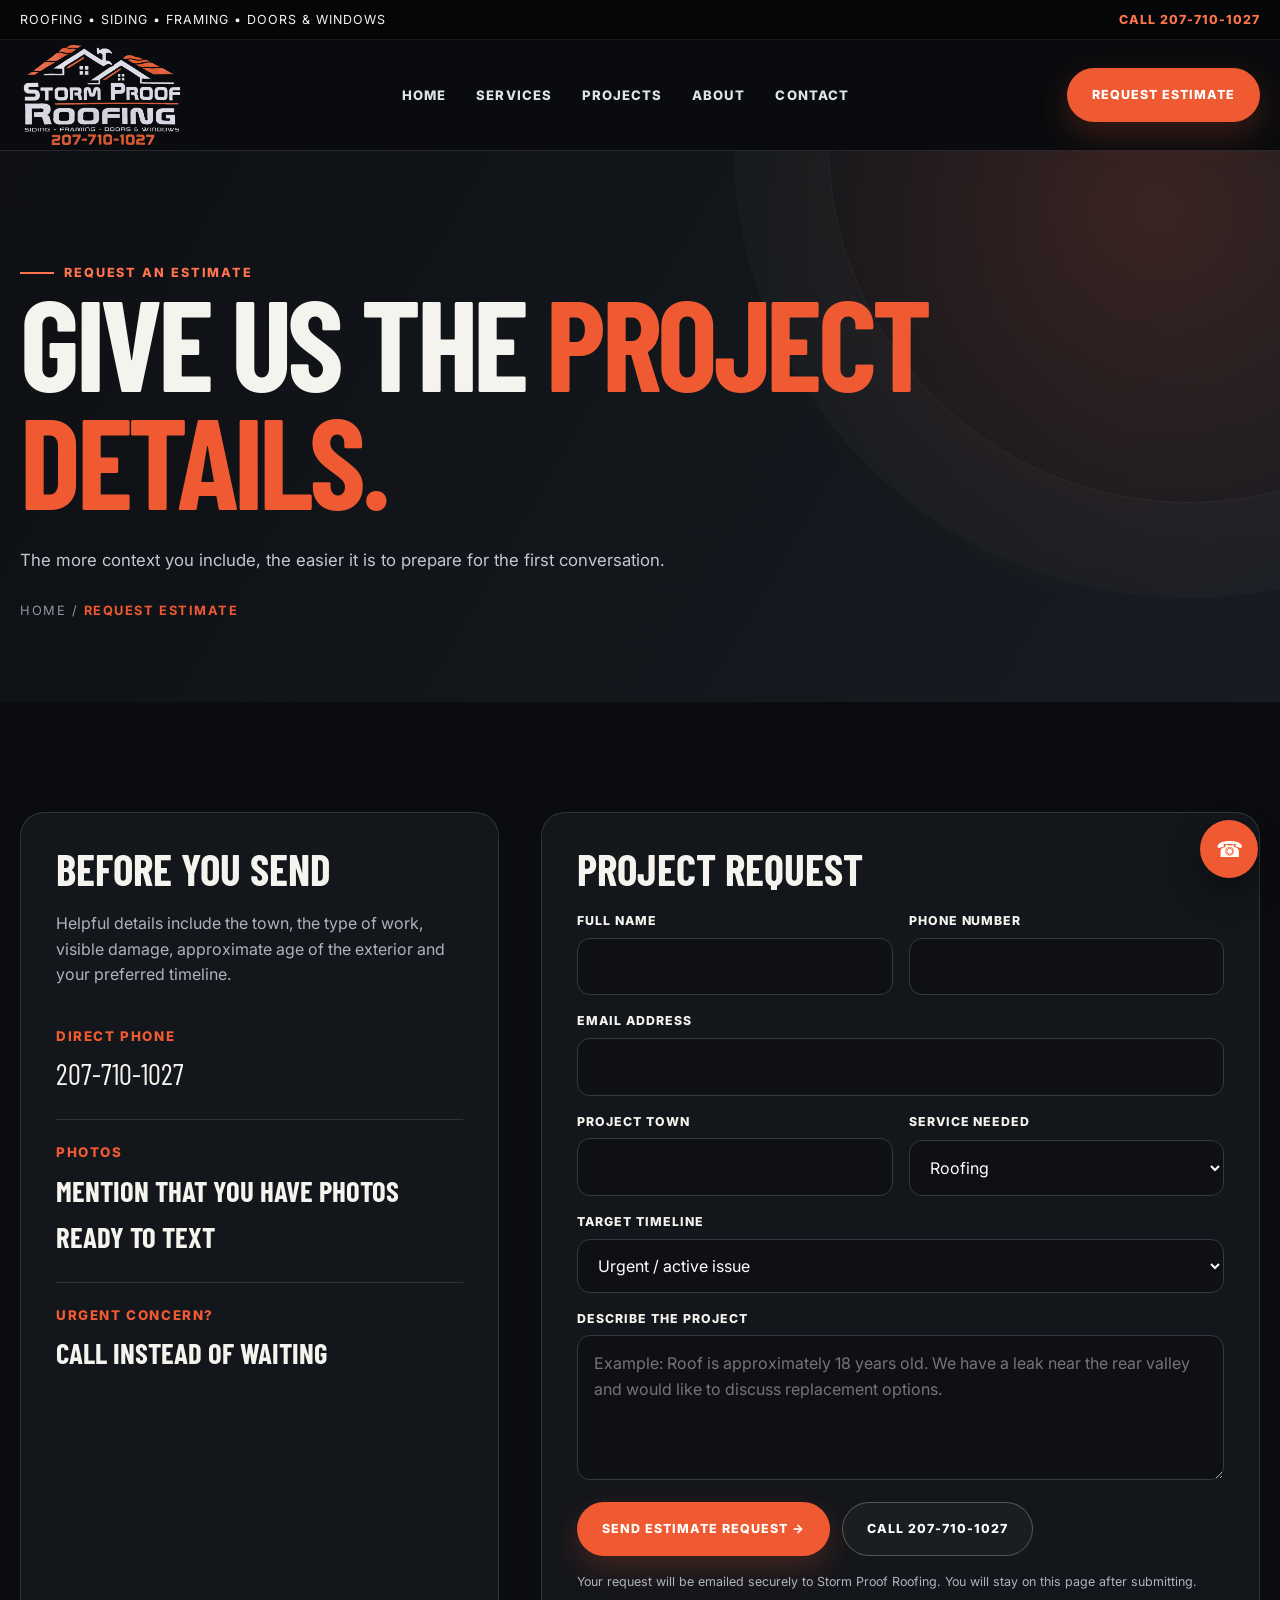
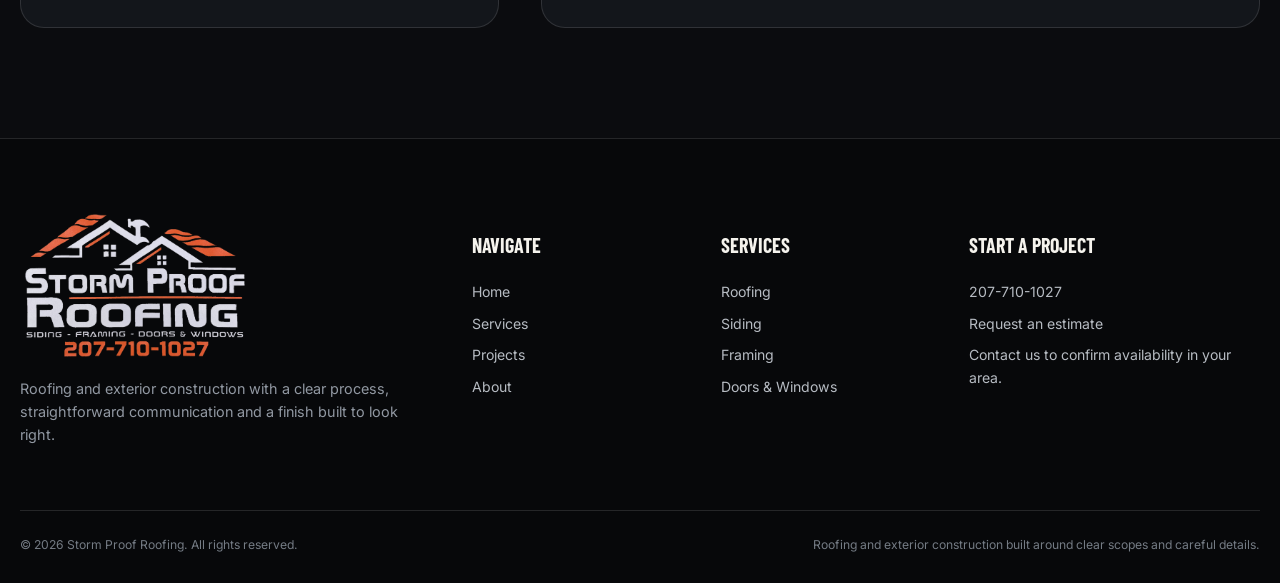
<file: quote.html>
<!DOCTYPE html>
<html lang="en">
 <head>
  <meta charset="utf-8"/>
  <meta content="width=device-width,initial-scale=1" name="viewport"/>
  <meta content="Storm Proof Roofing &mdash; roofing, siding, framing, doors and windows." name="description"/>
  <title>
   Request an Estimate | Storm Proof Roofing
  </title>
  <link href="assets/images/favicon.svg" rel="icon" type="image/svg+xml"/>
  <link href="assets/css/styles.css" rel="stylesheet"/>
 </head>
 <body>
  <div class="topbar">
   <div class="container">
    <span>
     Roofing &bull; Siding &bull; Framing &bull; Doors &amp; Windows
    </span>
    <a href="tel:2077101027">
     Call 207-710-1027
    </a>
   </div>
  </div>
  <header class="site-header">
   <div class="container nav">
    <a class="brand" href="index.html">
     <img alt="Storm Proof Roofing" src="assets/images/storm-proof-logo.png"/>
    </a>
    <nav aria-label="Primary navigation" class="nav-links">
     <a href="index.html">
      Home
     </a>
     <a href="services.html">
      Services
     </a>
     <a href="projects.html">
      Projects
     </a>
     <a href="about.html">
      About
     </a>
     <a href="contact.html">
      Contact
     </a>
    </nav>
    <div class="nav-cta">
     <a class="btn btn-primary" href="quote.html">
      Request Estimate
     </a>
     <button aria-label="Open menu" class="menu-toggle">
      <span>
      </span>
      <span>
      </span>
      <span>
      </span>
     </button>
    </div>
   </div>
  </header>
  <main>
   <section class="page-hero">
    <div class="container">
     <span class="eyebrow">
      Request an Estimate
     </span>
     <h1 class="display">
      Give us the
      <span class="accent">
       project details.
      </span>
     </h1>
     <p>
      The more context you include, the easier it is to prepare for the first conversation.
     </p>
     <div class="crumbs">
      Home /
      <b>
       Request Estimate
      </b>
     </div>
    </div>
   </section>
   <section class="section">
    <div class="container contact-grid">
     <aside class="contact-panel reveal">
      <h2>
       Before you send
      </h2>
      <p class="muted">
       Helpful details include the town, the type of work, visible damage, approximate age of the exterior and your preferred timeline.
      </p>
      <div class="contact-method">
       <small>
        Direct Phone
       </small>
       <a href="tel:2077101027">
        207-710-1027
       </a>
      </div>
      <div class="contact-method">
       <small>
        Photos
       </small>
       <strong>
        Mention that you have photos ready to text
       </strong>
      </div>
      <div class="contact-method">
       <small>
        Urgent concern?
       </small>
       <strong>
        Call instead of waiting
       </strong>
      </div>
     </aside>
     <div class="form-panel reveal">
      <h2>
       Project Request
      </h2>
      <form action="https://formsubmit.co/krpelletier33@gmail.com" data-email-endpoint="https://formsubmit.co/ajax/krpelletier33@gmail.com" data-subject="New Storm Proof Roofing Estimate Request" id="quoteForm" method="POST">
       <input name="_subject" type="hidden" value="New Storm Proof Roofing Estimate Request"/>
       <input name="_template" type="hidden" value="table"/>
       <input name="_captcha" type="hidden" value="false"/>
       <input aria-hidden="true" autocomplete="off" name="_honey" style="display:none" tabindex="-1" type="text"/>
       <div class="form-grid">
        <div class="field">
         <label for="name">
          Full name
         </label>
         <input autocomplete="name" id="name" name="name" required=""/>
        </div>
        <div class="field">
         <label for="phone">
          Phone number
         </label>
         <input autocomplete="tel" id="phone" name="phone" required="" type="tel"/>
        </div>
        <div class="field full">
         <label for="email">
          Email address
         </label>
         <input autocomplete="email" id="email" name="email" required="" type="email"/>
        </div>
        <div class="field">
         <label for="town">
          Project town
         </label>
         <input id="town" name="town" required=""/>
        </div>
        <div class="field">
         <label for="service">
          Service needed
         </label>
         <select id="service" name="service">
          <option>
           Roofing
          </option>
          <option>
           Siding
          </option>
          <option>
           Framing
          </option>
          <option>
           Doors &amp; Windows
          </option>
          <option>
           Multiple services
          </option>
          <option>
           Inspection / not sure
          </option>
         </select>
        </div>
        <div class="field full">
         <label for="timeline">
          Target timeline
         </label>
         <select id="timeline" name="timeline">
          <option>
           Urgent / active issue
          </option>
          <option>
           As soon as scheduling allows
          </option>
          <option>
           Within 1&ndash;3 months
          </option>
          <option>
           Within 3&ndash;6 months
          </option>
          <option>
           Budgeting for later
          </option>
         </select>
        </div>
        <div class="field full">
         <label for="details">
          Describe the project
         </label>
         <textarea id="details" name="details" placeholder="Example: Roof is approximately 18 years old. We have a leak near the rear valley and would like to discuss replacement options." required=""></textarea>
        </div>
       </div>
       <div class="form-actions">
        <button class="btn btn-primary" type="submit">
         Send Estimate Request &rarr;
        </button>
        <a class="btn btn-ghost" href="tel:2077101027">
         Call 207-710-1027
        </a>
        <span class="status" id="quoteStatus">
        </span>
       </div>
       <p class="form-note">
        Your request will be emailed securely to Storm Proof Roofing. You will stay on this page after submitting.
       </p>
      </form>
     </div>
    </div>
   </section>
  </main>
  <a aria-label="Call Storm Proof Roofing" class="floating-call" href="tel:2077101027">
   &phone;
  </a>
  <footer class="footer">
   <div class="container">
    <div class="footer-grid">
     <div>
      <img alt="Storm Proof Roofing" class="footer-logo" src="assets/images/storm-proof-logo.png"/>
      <p>
       Roofing and exterior construction with a clear process, straightforward communication and a finish built to look right.
      </p>
     </div>
     <div>
      <h3>
       Navigate
      </h3>
      <div class="footer-links">
       <a href="index.html">
        Home
       </a>
       <a href="services.html">
        Services
       </a>
       <a href="projects.html">
        Projects
       </a>
       <a href="about.html">
        About
       </a>
      </div>
     </div>
     <div>
      <h3>
       Services
      </h3>
      <div class="footer-links">
       <a href="services.html#roofing">
        Roofing
       </a>
       <a href="services.html#siding">
        Siding
       </a>
       <a href="services.html#framing">
        Framing
       </a>
       <a href="services.html#openings">
        Doors &amp; Windows
       </a>
      </div>
     </div>
     <div>
      <h3>
       Start a Project
      </h3>
      <div class="footer-links">
       <a href="tel:2077101027">
        207-710-1027
       </a>
       <a href="quote.html">
        Request an estimate
       </a>
       <span>
        Contact us to confirm availability in your area.
       </span>
      </div>
     </div>
    </div>
    <div class="footer-bottom">
     <span>
      &copy;
      <span data-year="">
      </span>
      Storm Proof Roofing. All rights reserved.
     </span>
     <span>
      Roofing and exterior construction built around clear scopes and careful details.
     </span>
    </div>
   </div>
  </footer>
  <script src="assets/js/main.js">
  </script>
 </body>
</html>
</file>
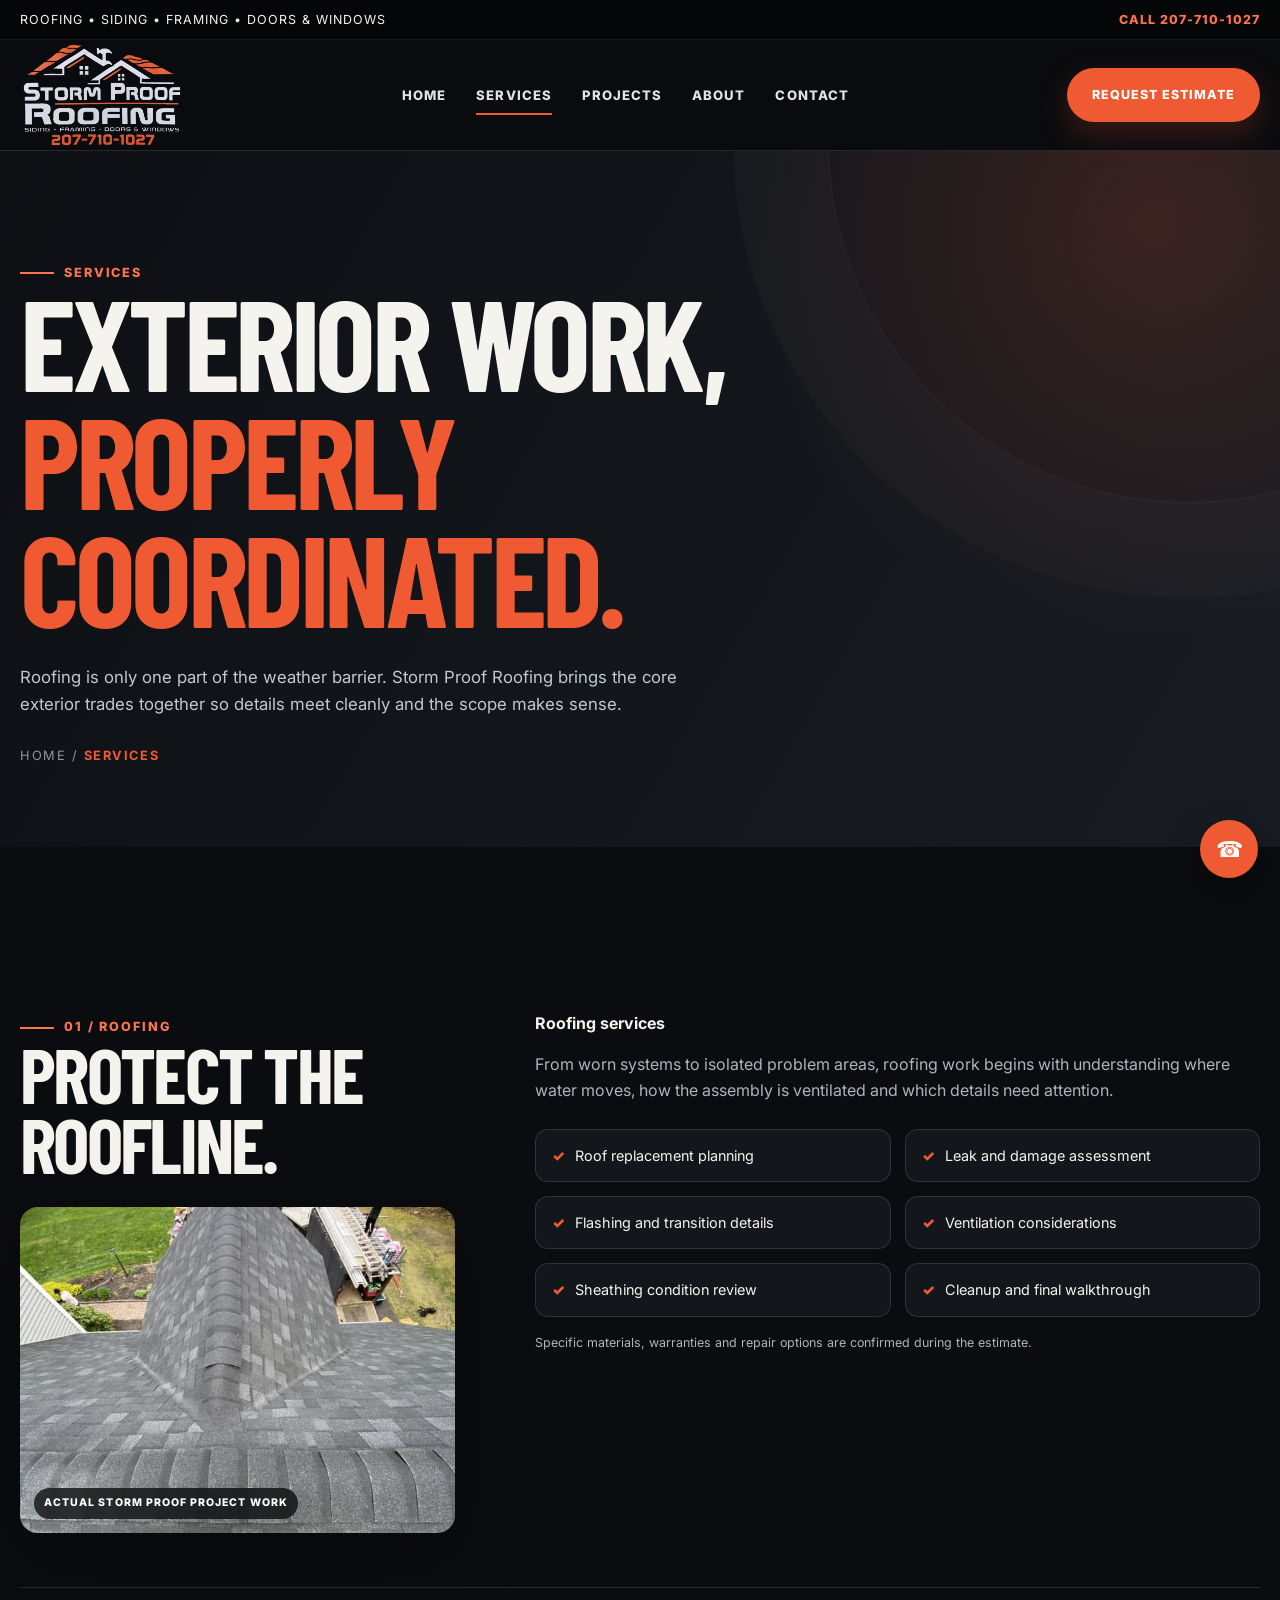
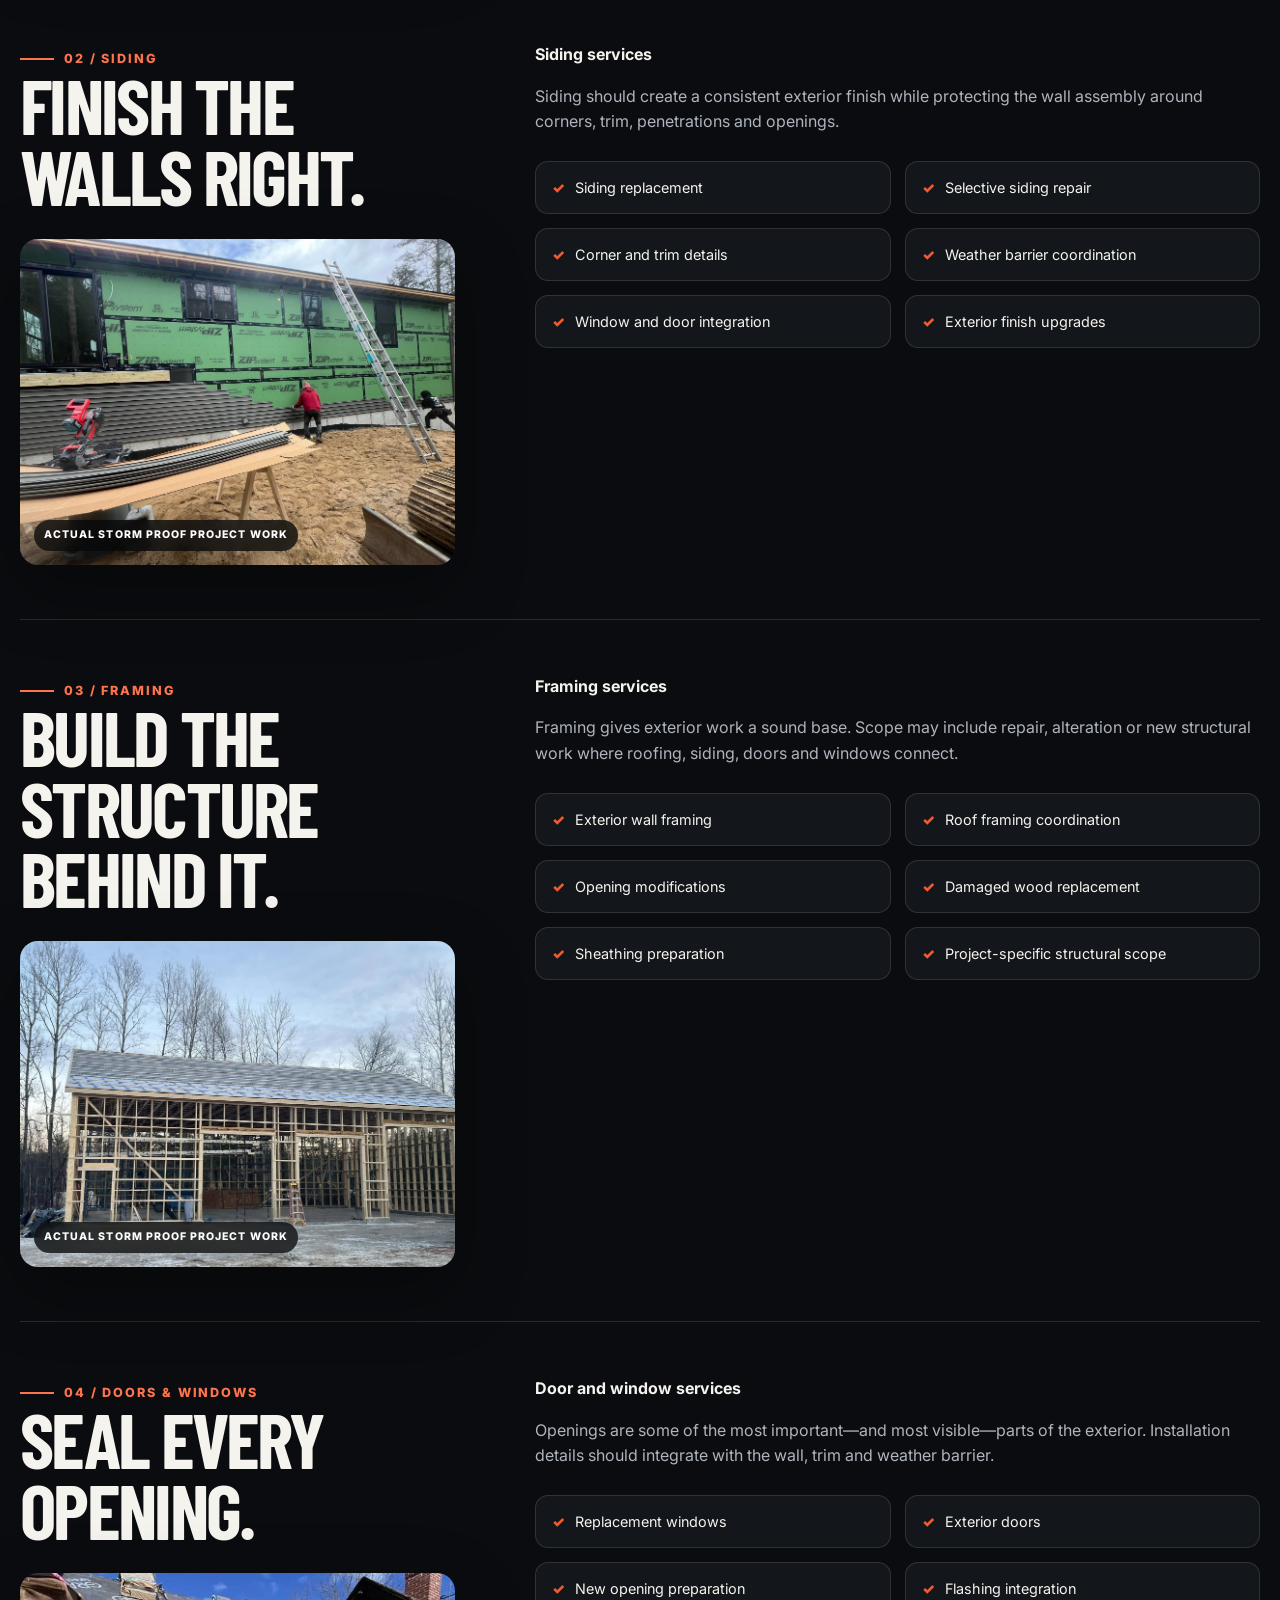
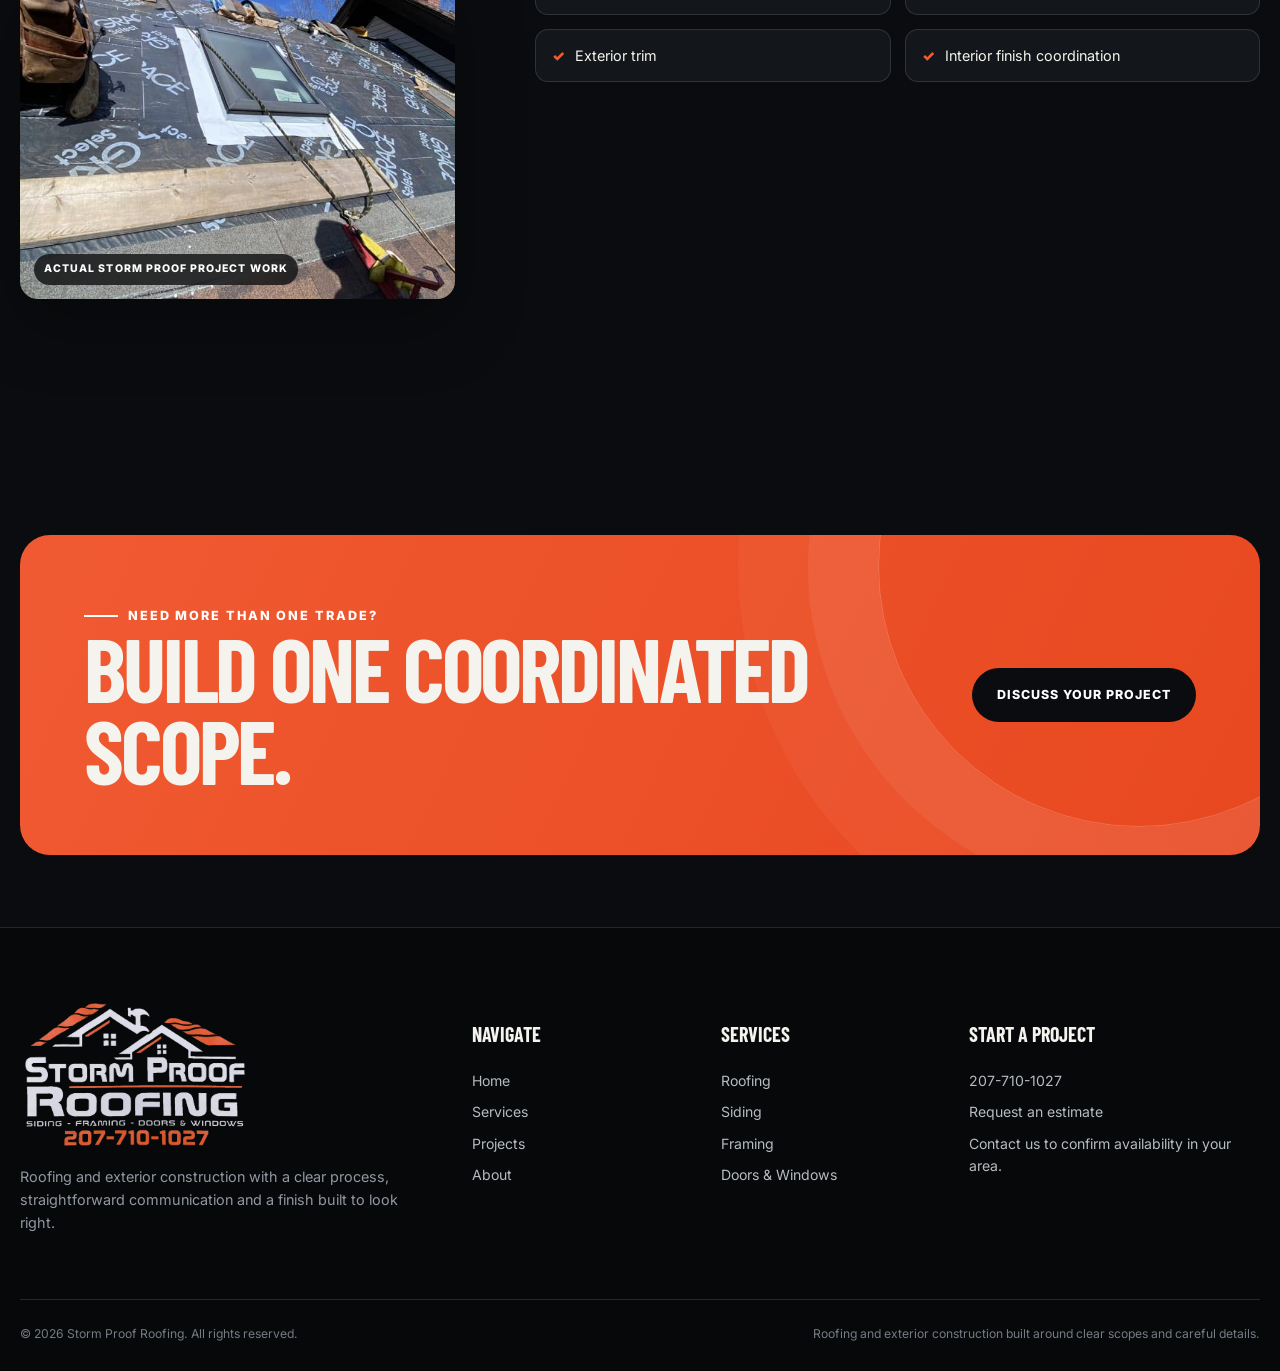
<file: services.html>
<!DOCTYPE html>
<html lang="en">
 <head>
  <meta charset="utf-8"/>
  <meta content="width=device-width,initial-scale=1" name="viewport"/>
  <meta content="Storm Proof Roofing &mdash; roofing, siding, framing, doors and windows." name="description"/>
  <title>
   Services | Storm Proof Roofing
  </title>
  <link href="assets/images/favicon.svg" rel="icon" type="image/svg+xml"/>
  <link href="assets/css/styles.css" rel="stylesheet"/>
 </head>
 <body>
  <div class="topbar">
   <div class="container">
    <span>
     Roofing &bull; Siding &bull; Framing &bull; Doors &amp; Windows
    </span>
    <a href="tel:2077101027">
     Call 207-710-1027
    </a>
   </div>
  </div>
  <header class="site-header">
   <div class="container nav">
    <a class="brand" href="index.html">
     <img alt="Storm Proof Roofing" src="assets/images/storm-proof-logo.png"/>
    </a>
    <nav aria-label="Primary navigation" class="nav-links">
     <a href="index.html">
      Home
     </a>
     <a href="services.html">
      Services
     </a>
     <a href="projects.html">
      Projects
     </a>
     <a href="about.html">
      About
     </a>
     <a href="contact.html">
      Contact
     </a>
    </nav>
    <div class="nav-cta">
     <a class="btn btn-primary" href="quote.html">
      Request Estimate
     </a>
     <button aria-label="Open menu" class="menu-toggle">
      <span>
      </span>
      <span>
      </span>
      <span>
      </span>
     </button>
    </div>
   </div>
  </header>
  <main>
   <section class="page-hero">
    <div class="container">
     <span class="eyebrow">
      Services
     </span>
     <h1 class="display">
      Exterior work,
      <span class="accent">
       properly coordinated.
      </span>
     </h1>
     <p>
      Roofing is only one part of the weather barrier. Storm Proof Roofing brings the core exterior trades together so details meet cleanly and the scope makes sense.
     </p>
     <div class="crumbs">
      Home /
      <b>
       Services
      </b>
     </div>
    </div>
   </section>
   <section class="section">
    <div class="container">
     <article class="service-detail reveal" id="roofing">
      <div>
       <span class="eyebrow">
        01 / Roofing
       </span>
       <h2 class="display">
        Protect the roofline.
       </h2>
       <figure class="service-photo">
        <img alt="Finished ridge cap detail" loading="lazy" src="assets/images/projects/ridge-cap-detail.jpg"/>
        <figcaption>
         Actual Storm Proof project work
        </figcaption>
       </figure>
      </div>
      <div>
       <h3>
        Roofing services
       </h3>
       <p>
        From worn systems to isolated problem areas, roofing work begins with understanding where water moves, how the assembly is ventilated and which details need attention.
       </p>
       <div class="check-grid">
        <div class="check">
         Roof replacement planning
        </div>
        <div class="check">
         Leak and damage assessment
        </div>
        <div class="check">
         Flashing and transition details
        </div>
        <div class="check">
         Ventilation considerations
        </div>
        <div class="check">
         Sheathing condition review
        </div>
        <div class="check">
         Cleanup and final walkthrough
        </div>
       </div>
       <p class="form-note">
        Specific materials, warranties and repair options are confirmed during the estimate.
       </p>
      </div>
     </article>
     <article class="service-detail reveal" id="siding">
      <div>
       <span class="eyebrow">
        02 / Siding
       </span>
       <h2 class="display">
        Finish the walls right.
       </h2>
       <figure class="service-photo">
        <img alt="Vinyl siding installation in progress" loading="lazy" src="assets/images/projects/vinyl-siding-installation.jpg"/>
        <figcaption>
         Actual Storm Proof project work
        </figcaption>
       </figure>
      </div>
      <div>
       <h3>
        Siding services
       </h3>
       <p>
        Siding should create a consistent exterior finish while protecting the wall assembly around corners, trim, penetrations and openings.
       </p>
       <div class="check-grid">
        <div class="check">
         Siding replacement
        </div>
        <div class="check">
         Selective siding repair
        </div>
        <div class="check">
         Corner and trim details
        </div>
        <div class="check">
         Weather barrier coordination
        </div>
        <div class="check">
         Window and door integration
        </div>
        <div class="check">
         Exterior finish upgrades
        </div>
       </div>
      </div>
     </article>
     <article class="service-detail reveal" id="framing">
      <div>
       <span class="eyebrow">
        03 / Framing
       </span>
       <h2 class="display">
        Build the structure behind it.
       </h2>
       <figure class="service-photo">
        <img alt="Full building framing project" loading="lazy" src="assets/images/projects/full-building-framing.jpg"/>
        <figcaption>
         Actual Storm Proof project work
        </figcaption>
       </figure>
      </div>
      <div>
       <h3>
        Framing services
       </h3>
       <p>
        Framing gives exterior work a sound base. Scope may include repair, alteration or new structural work where roofing, siding, doors and windows connect.
       </p>
       <div class="check-grid">
        <div class="check">
         Exterior wall framing
        </div>
        <div class="check">
         Roof framing coordination
        </div>
        <div class="check">
         Opening modifications
        </div>
        <div class="check">
         Damaged wood replacement
        </div>
        <div class="check">
         Sheathing preparation
        </div>
        <div class="check">
         Project-specific structural scope
        </div>
       </div>
      </div>
     </article>
     <article class="service-detail reveal" id="openings">
      <div>
       <span class="eyebrow">
        04 / Doors &amp; Windows
       </span>
       <h2 class="display">
        Seal every opening.
       </h2>
       <figure class="service-photo">
        <img alt="Window flashing installation" loading="lazy" src="assets/images/projects/window-flashing-installation.jpg"/>
        <figcaption>
         Actual Storm Proof project work
        </figcaption>
       </figure>
      </div>
      <div>
       <h3>
        Door and window services
       </h3>
       <p>
        Openings are some of the most important&mdash;and most visible&mdash;parts of the exterior. Installation details should integrate with the wall, trim and weather barrier.
       </p>
       <div class="check-grid">
        <div class="check">
         Replacement windows
        </div>
        <div class="check">
         Exterior doors
        </div>
        <div class="check">
         New opening preparation
        </div>
        <div class="check">
         Flashing integration
        </div>
        <div class="check">
         Exterior trim
        </div>
        <div class="check">
         Interior finish coordination
        </div>
       </div>
      </div>
     </article>
    </div>
   </section>
   <section class="section-sm">
    <div class="container">
     <div class="callout">
      <div class="callout-grid">
       <div>
        <span class="eyebrow" style="color:white">
         Need more than one trade?
        </span>
        <h2 class="display">
         Build one coordinated scope.
        </h2>
       </div>
       <a class="btn btn-dark" href="quote.html">
        Discuss Your Project
       </a>
      </div>
     </div>
    </div>
   </section>
  </main>
  <a aria-label="Call Storm Proof Roofing" class="floating-call" href="tel:2077101027">
   &phone;
  </a>
  <footer class="footer">
   <div class="container">
    <div class="footer-grid">
     <div>
      <img alt="Storm Proof Roofing" class="footer-logo" src="assets/images/storm-proof-logo.png"/>
      <p>
       Roofing and exterior construction with a clear process, straightforward communication and a finish built to look right.
      </p>
     </div>
     <div>
      <h3>
       Navigate
      </h3>
      <div class="footer-links">
       <a href="index.html">
        Home
       </a>
       <a href="services.html">
        Services
       </a>
       <a href="projects.html">
        Projects
       </a>
       <a href="about.html">
        About
       </a>
      </div>
     </div>
     <div>
      <h3>
       Services
      </h3>
      <div class="footer-links">
       <a href="services.html#roofing">
        Roofing
       </a>
       <a href="services.html#siding">
        Siding
       </a>
       <a href="services.html#framing">
        Framing
       </a>
       <a href="services.html#openings">
        Doors &amp; Windows
       </a>
      </div>
     </div>
     <div>
      <h3>
       Start a Project
      </h3>
      <div class="footer-links">
       <a href="tel:2077101027">
        207-710-1027
       </a>
       <a href="quote.html">
        Request an estimate
       </a>
       <span>
        Contact us to confirm availability in your area.
       </span>
      </div>
     </div>
    </div>
    <div class="footer-bottom">
     <span>
      &copy;
      <span data-year="">
      </span>
      Storm Proof Roofing. All rights reserved.
     </span>
     <span>
      Roofing and exterior construction built around clear scopes and careful details.
     </span>
    </div>
   </div>
  </footer>
  <script src="assets/js/main.js">
  </script>
 </body>
</html>
</file>
<file: assets/css/styles.css>
@import url('https://fonts.googleapis.com/css2?family=Barlow+Condensed:wght@500;600;700;800&family=Inter:wght@400;500;600;700&display=swap');

:root{
  --ink:#0b0c0f; --ink-2:#111318; --panel:#171a20; --panel-2:#20242b;
  --paper:#f5f3ed; --muted:#aeb4bd; --line:rgba(255,255,255,.12);
  --orange:#f05a32; --orange-2:#ff744d; --sand:#cbbf9f;
  --max:1240px; --radius:22px; --shadow:0 24px 70px rgba(0,0,0,.32);
}
*{box-sizing:border-box}html{scroll-behavior:smooth}body{margin:0;background:var(--ink);color:var(--paper);font-family:Inter,Arial,sans-serif;line-height:1.6;overflow-x:hidden}img{max-width:100%;display:block}a{color:inherit;text-decoration:none}button,input,textarea,select{font:inherit}.container{width:min(calc(100% - 40px),var(--max));margin:auto}.eyebrow{display:inline-flex;align-items:center;gap:10px;color:var(--orange-2);font-size:.79rem;font-weight:800;letter-spacing:.15em;text-transform:uppercase}.eyebrow:before{content:"";width:34px;height:2px;background:currentColor}.display{font-family:'Barlow Condensed',Impact,sans-serif;text-transform:uppercase;letter-spacing:-.035em;line-height:.92;margin:0}.section{padding:110px 0}.section-sm{padding:72px 0}.section-head{display:flex;align-items:end;justify-content:space-between;gap:32px;margin-bottom:48px}.section-head h2{font-size:clamp(3.2rem,7vw,6.4rem);max-width:820px}.section-head p{max-width:520px;color:var(--muted);margin:0}.muted{color:var(--muted)}.accent{color:var(--orange)}

.topbar{background:#050608;border-bottom:1px solid rgba(255,255,255,.07);font-size:.78rem;letter-spacing:.08em;text-transform:uppercase}.topbar .container{min-height:39px;display:flex;align-items:center;justify-content:space-between;gap:20px}.topbar a{font-weight:800;color:var(--orange-2)}
.site-header{position:sticky;top:0;z-index:50;background:rgba(11,12,15,.9);backdrop-filter:blur(18px);border-bottom:1px solid var(--line)}.nav{height:110px;display:flex;align-items:center;justify-content:space-between;gap:30px}.brand{display:flex;align-items:center;gap:14px}.brand img{width:164px;height:auto}.nav-links{display:flex;align-items:center;gap:30px;font-size:.82rem;font-weight:800;letter-spacing:.08em;text-transform:uppercase}.nav-links a{position:relative;color:#dfe2e7}.nav-links a:after{content:"";position:absolute;left:0;right:100%;bottom:-9px;height:2px;background:var(--orange);transition:.25s}.nav-links a:hover:after,.nav-links a.active:after{right:0}.nav-cta{display:flex;align-items:center;gap:12px}.menu-toggle{display:none;background:none;border:0;color:white;padding:10px}.menu-toggle span{display:block;width:26px;height:2px;background:currentColor;margin:5px}
.btn{display:inline-flex;align-items:center;justify-content:center;gap:10px;min-height:54px;padding:0 24px;border:1px solid transparent;border-radius:999px;font-weight:800;font-size:.78rem;letter-spacing:.08em;text-transform:uppercase;cursor:pointer;transition:.24s}.btn-primary{background:var(--orange);color:white;box-shadow:0 12px 32px rgba(240,90,50,.22)}.btn-primary:hover{transform:translateY(-2px);background:var(--orange-2)}.btn-ghost{border-color:rgba(255,255,255,.25);color:white;background:rgba(255,255,255,.03)}.btn-ghost:hover{border-color:white;background:white;color:var(--ink)}.btn-dark{background:var(--ink);color:white}.btn-dark:hover{background:#23272e}

.hero{position:relative;min-height:780px;display:grid;align-items:center;overflow:hidden;background:radial-gradient(circle at 82% 20%,rgba(240,90,50,.18),transparent 30%),linear-gradient(120deg,#0c0e12 0%,#13171d 58%,#0a0b0e 100%)}.hero:before{content:"";position:absolute;inset:0;background:linear-gradient(110deg,transparent 0 56%,rgba(255,255,255,.035) 56% 58%,transparent 58% 62%,rgba(255,255,255,.025) 62% 64%,transparent 64%);pointer-events:none}.hero:after{content:"";position:absolute;width:900px;height:900px;border:1px solid rgba(255,255,255,.06);border-radius:50%;right:-310px;top:-390px;box-shadow:0 0 0 110px rgba(255,255,255,.018),0 0 0 250px rgba(255,255,255,.012)}.hero-grid{position:relative;z-index:2;display:grid;grid-template-columns:1.1fr .9fr;gap:70px;align-items:center;padding:100px 0}.hero h1{font-size:clamp(4.8rem,10vw,9rem);max-width:820px}.hero .lead{font-size:1.08rem;color:#c7ccd3;max-width:620px;margin:28px 0 34px}.hero-actions{display:flex;gap:14px;flex-wrap:wrap}.hero-note{display:flex;align-items:center;gap:12px;margin-top:28px;color:#aeb4bd;font-size:.88rem}.hero-note b{color:white}.dot{width:9px;height:9px;border-radius:50%;background:var(--orange);box-shadow:0 0 0 7px rgba(240,90,50,.13)}.hero-mark{position:relative;padding:48px 34px 34px;border:1px solid rgba(255,255,255,.14);border-radius:32px;background:linear-gradient(145deg,rgba(255,255,255,.075),rgba(255,255,255,.018));box-shadow:var(--shadow);transform:rotate(1.5deg)}.hero-mark:before{content:"";position:absolute;inset:14px;border:1px solid rgba(255,255,255,.07);border-radius:24px}.hero-mark img{position:relative;filter:drop-shadow(0 18px 35px rgba(0,0,0,.42))}.hero-badge{position:absolute;right:-18px;bottom:-18px;width:120px;height:120px;border-radius:50%;display:grid;place-items:center;text-align:center;background:var(--orange);color:white;font-family:'Barlow Condensed';font-weight:800;font-size:1.1rem;line-height:1;text-transform:uppercase;letter-spacing:.04em;transform:rotate(-8deg);box-shadow:0 20px 40px rgba(0,0,0,.34)}
.trustbar{position:relative;z-index:3;border-top:1px solid var(--line);border-bottom:1px solid var(--line);background:#0c0e12}.trust-grid{display:grid;grid-template-columns:repeat(4,1fr)}.trust-item{padding:27px 28px;border-right:1px solid var(--line)}.trust-item:last-child{border-right:0}.trust-item strong{display:block;font-family:'Barlow Condensed';font-size:1.55rem;text-transform:uppercase}.trust-item span{font-size:.79rem;color:var(--muted)}

.card-grid{display:grid;grid-template-columns:repeat(4,1fr);gap:18px}.service-card{position:relative;min-height:360px;padding:30px;border:1px solid var(--line);border-radius:var(--radius);background:linear-gradient(145deg,#171a20,#101216);overflow:hidden;transition:.28s}.service-card:hover{transform:translateY(-8px);border-color:rgba(240,90,50,.55);box-shadow:var(--shadow)}.service-card .number{font-family:'Barlow Condensed';font-size:5rem;font-weight:800;color:rgba(255,255,255,.045);line-height:1}.service-card svg{width:48px;height:48px;color:var(--orange);margin:25px 0}.service-card h3{font-family:'Barlow Condensed';font-size:2rem;text-transform:uppercase;line-height:1;margin:0 0 14px}.service-card p{color:var(--muted);font-size:.92rem;margin:0}.service-card .arrow{position:absolute;right:24px;bottom:20px;font-size:1.7rem;color:var(--orange)}

.split{display:grid;grid-template-columns:1fr 1fr;gap:70px;align-items:center}.visual-panel{position:relative;min-height:620px;border-radius:28px;overflow:hidden;background:#171a20 url('../images/projects/new-construction-exterior.jpg') center/cover}.visual-panel:after{content:"";position:absolute;inset:0;background:linear-gradient(0deg,rgba(7,8,10,.65),transparent 55%)}.visual-label{position:absolute;z-index:2;left:28px;bottom:28px;right:28px;display:flex;justify-content:space-between;align-items:end;gap:20px}.visual-label strong{font-family:'Barlow Condensed';text-transform:uppercase;font-size:2.3rem;line-height:1}.visual-label span{font-size:.8rem;color:#d4d8de}.feature-list{display:grid;gap:18px;margin:34px 0}.feature{display:grid;grid-template-columns:50px 1fr;gap:16px;align-items:start;padding-bottom:18px;border-bottom:1px solid var(--line)}.feature i{width:44px;height:44px;border-radius:14px;display:grid;place-items:center;background:rgba(240,90,50,.12);color:var(--orange);font-style:normal;font-weight:900}.feature h3{margin:0 0 4px;font-size:1rem}.feature p{margin:0;color:var(--muted);font-size:.9rem}

.process{background:var(--paper);color:var(--ink)}.process .muted,.process .section-head p{color:#616872}.steps{display:grid;grid-template-columns:repeat(4,1fr);gap:0;border-top:1px solid #d5d1c7}.step{position:relative;padding:36px 30px;border-right:1px solid #d5d1c7}.step:last-child{border-right:0}.step .step-no{font-family:'Barlow Condensed';font-size:4.4rem;font-weight:800;color:var(--orange);line-height:1}.step h3{font-family:'Barlow Condensed';text-transform:uppercase;font-size:1.6rem;margin:18px 0 8px}.step p{color:#646b74;font-size:.9rem}

.project-grid{display:grid;grid-template-columns:repeat(3,1fr);gap:20px}.project-card{position:relative;min-height:420px;border-radius:22px;overflow:hidden;background:#171a20}.project-card img{width:100%;height:100%;object-fit:cover;transition:.45s}.project-card:after{content:"";position:absolute;inset:0;background:linear-gradient(0deg,rgba(3,4,6,.92),rgba(3,4,6,.05) 70%)}.project-card:hover img{transform:scale(1.045)}.project-copy{position:absolute;z-index:2;left:24px;right:24px;bottom:22px}.project-copy small{color:var(--orange-2);font-weight:800;letter-spacing:.13em;text-transform:uppercase}.project-copy h3{font-family:'Barlow Condensed';font-size:2rem;text-transform:uppercase;line-height:1;margin:7px 0 0}.project-card.large{grid-column:span 2}.project-card.tall{min-height:520px}

.callout{position:relative;border-radius:30px;overflow:hidden;background:linear-gradient(115deg,var(--orange),#e84820);padding:64px}.callout:after{content:"";position:absolute;width:520px;height:520px;border:1px solid rgba(255,255,255,.2);border-radius:50%;right:-140px;top:-230px;box-shadow:0 0 0 70px rgba(255,255,255,.06),0 0 0 140px rgba(255,255,255,.04)}.callout-grid{position:relative;z-index:2;display:flex;align-items:center;justify-content:space-between;gap:40px}.callout h2{font-size:clamp(3.4rem,7vw,6rem);max-width:800px}.callout p{max-width:580px;margin:18px 0 0;color:#fff4ef}

.page-hero{padding:105px 0 80px;position:relative;overflow:hidden;background:radial-gradient(circle at 90% 10%,rgba(240,90,50,.17),transparent 32%),linear-gradient(120deg,#0d0f13,#181c22)}.page-hero:after{content:"";position:absolute;width:720px;height:720px;border:1px solid rgba(255,255,255,.055);border-radius:50%;right:-270px;top:-370px;box-shadow:0 0 0 95px rgba(255,255,255,.018)}.page-hero .container{position:relative;z-index:2}.page-hero h1{font-size:clamp(4.6rem,10vw,8.4rem);max-width:950px}.page-hero p{font-size:1.05rem;color:#c3c8d0;max-width:680px;margin-top:28px}.crumbs{margin-top:28px;color:#8f969f;font-size:.8rem;text-transform:uppercase;letter-spacing:.12em}.crumbs b{color:var(--orange)}

.service-detail{display:grid;grid-template-columns:.75fr 1.25fr;gap:80px;padding:54px 0;border-top:1px solid var(--line)}.service-detail:first-child{border-top:0}.service-detail h2{font-size:clamp(3rem,6vw,5.5rem)}.service-detail h3{font-size:1rem;margin:0 0 8px}.service-detail p{color:var(--muted)}.check-grid{display:grid;grid-template-columns:1fr 1fr;gap:14px;margin-top:26px}.check{display:flex;gap:10px;padding:14px 16px;border:1px solid var(--line);border-radius:13px;background:#13161b;font-size:.9rem}.check:before{content:"✓";color:var(--orange);font-weight:900}

.filters{display:flex;gap:9px;flex-wrap:wrap;margin-bottom:34px}.filter-btn{border:1px solid var(--line);background:#14171c;color:white;border-radius:999px;padding:10px 17px;font-weight:800;font-size:.72rem;letter-spacing:.08em;text-transform:uppercase;cursor:pointer}.filter-btn.active,.filter-btn:hover{background:var(--orange);border-color:var(--orange)}.project-card[hidden]{display:none}

.about-grid{display:grid;grid-template-columns:1fr 1fr;gap:65px;align-items:start}.about-copy h2{font-size:clamp(3.6rem,7vw,6.4rem)}.quote-block{border-left:5px solid var(--orange);padding:6px 0 6px 28px;margin:36px 0;font-family:'Barlow Condensed';font-size:2rem;text-transform:uppercase;line-height:1.1}.values{display:grid;grid-template-columns:1fr 1fr;gap:16px}.value{padding:25px;border:1px solid var(--line);border-radius:18px;background:#14171c}.value b{display:block;color:var(--orange);font-family:'Barlow Condensed';font-size:1.45rem;text-transform:uppercase}.value span{color:var(--muted);font-size:.88rem}.about-art{position:sticky;top:130px;min-height:650px;border-radius:28px;background:linear-gradient(0deg,rgba(4,5,7,.55),transparent),url('../images/projects/front-elevation-siding.jpg') center/cover;overflow:hidden}.about-art .stamp{position:absolute;right:25px;bottom:25px;width:150px;height:150px;border-radius:50%;display:grid;place-items:center;text-align:center;border:2px solid rgba(255,255,255,.6);font-family:'Barlow Condensed';font-weight:800;text-transform:uppercase;transform:rotate(-9deg)}

.contact-grid{display:grid;grid-template-columns:.8fr 1.2fr;gap:42px}.contact-panel,.form-panel{border:1px solid var(--line);border-radius:24px;background:#13161b;padding:35px}.contact-panel h2,.form-panel h2{font-family:'Barlow Condensed';font-size:2.7rem;text-transform:uppercase;line-height:1;margin:0 0 20px}.contact-method{padding:22px 0;border-top:1px solid var(--line)}.contact-method:first-of-type{border-top:0}.contact-method small{display:block;color:var(--orange);font-weight:800;letter-spacing:.12em;text-transform:uppercase}.contact-method a,.contact-method strong{display:block;font-family:'Barlow Condensed';font-size:1.8rem;text-transform:uppercase;margin-top:4px}.form-grid{display:grid;grid-template-columns:1fr 1fr;gap:16px}.field{display:grid;gap:7px}.field.full{grid-column:1/-1}.field label{font-size:.77rem;font-weight:800;letter-spacing:.08em;text-transform:uppercase}.field input,.field textarea,.field select{width:100%;border:1px solid #343942;background:#0e1014;color:white;border-radius:13px;padding:15px 16px;outline:none}.field input:focus,.field textarea:focus,.field select:focus{border-color:var(--orange);box-shadow:0 0 0 3px rgba(240,90,50,.12)}.field textarea{min-height:145px;resize:vertical}.form-note{font-size:.78rem;color:var(--muted);margin:16px 0 0}.form-actions{display:flex;align-items:center;gap:12px;flex-wrap:wrap;margin-top:22px}.status{font-size:.84rem;color:#c9ced5}.status.success{color:#8be0a5}.status.error{color:#ff9b9b}.form-actions .btn:disabled{cursor:not-allowed;opacity:.65}

.footer{padding:70px 0 28px;border-top:1px solid var(--line);background:#07080a}.footer-grid{display:grid;grid-template-columns:1.4fr .7fr .7fr 1fr;gap:45px}.footer-logo{width:230px}.footer p{color:#9198a2;max-width:420px;font-size:.9rem}.footer h3{font-family:'Barlow Condensed';text-transform:uppercase;font-size:1.25rem}.footer-links{display:grid;gap:9px;color:#b6bbc2;font-size:.88rem}.footer-links a:hover{color:var(--orange)}.footer-bottom{display:flex;justify-content:space-between;gap:20px;border-top:1px solid var(--line);padding-top:24px;margin-top:50px;color:#747b84;font-size:.76rem}.floating-call{position:fixed;right:22px;bottom:22px;z-index:40;width:58px;height:58px;border-radius:50%;display:grid;place-items:center;background:var(--orange);color:white;box-shadow:0 15px 35px rgba(0,0,0,.4);font-size:1.35rem}

.reveal{opacity:0;transform:translateY(24px);transition:.7s ease}.reveal.visible{opacity:1;transform:none}

@media(max-width:1050px){.hero-grid,.split,.about-grid,.contact-grid{grid-template-columns:1fr}.hero-mark{max-width:660px}.card-grid{grid-template-columns:1fr 1fr}.project-grid{grid-template-columns:1fr 1fr}.footer-grid{grid-template-columns:1fr 1fr}.about-art{position:relative;top:auto}.service-detail{grid-template-columns:1fr;gap:20px}.trust-grid{grid-template-columns:1fr 1fr}.trust-item:nth-child(2){border-right:0}.trust-item:nth-child(-n+2){border-bottom:1px solid var(--line)}}
@media(max-width:820px){.nav-links,.nav-cta .btn{display:none}.menu-toggle{display:block}.nav-links.open{position:absolute;display:grid;left:0;right:0;top:121px;padding:25px 20px 30px;background:#0b0c0f;border-bottom:1px solid var(--line);gap:19px}.hero{min-height:auto}.hero-grid{padding:76px 0}.hero h1{font-size:clamp(4rem,18vw,6.8rem)}.hero-mark{margin:15px 12px 20px}.section{padding:82px 0}.section-head{display:block}.section-head p{margin-top:18px}.steps{grid-template-columns:1fr 1fr}.step:nth-child(2){border-right:0}.step:nth-child(-n+2){border-bottom:1px solid #d5d1c7}.project-card.large{grid-column:auto}.callout{padding:42px 28px}.callout-grid{display:block}.callout .btn{margin-top:28px}.page-hero{padding:75px 0 60px}}
@media(max-width:620px){.container{width:min(calc(100% - 28px),var(--max))}.topbar .container{justify-content:center}.topbar span{display:none}.brand img{width:145px}.nav{height:72px}.nav-links.open{top:111px}.card-grid,.project-grid,.values,.form-grid,.check-grid,.footer-grid,.steps{grid-template-columns:1fr}.trust-grid{grid-template-columns:1fr}.trust-item{border-right:0!important;border-bottom:1px solid var(--line)}.trust-item:last-child{border-bottom:0}.service-card{min-height:310px}.visual-panel{min-height:460px}.step{border-right:0}.step:nth-child(3){border-bottom:1px solid #d5d1c7}.callout h2{font-size:3.5rem}.page-hero h1{font-size:4.6rem}.footer-bottom{display:block}.hero-badge{width:95px;height:95px;font-size:.9rem}.floating-call{width:52px;height:52px}.hero-actions .btn{width:100%}}


/* Real project photography */
.hero-mark.photo-card{padding:0;min-height:610px;overflow:visible;background:#111318;transform:rotate(1.25deg)}
.hero-mark.photo-card:before{z-index:3;pointer-events:none}
.hero-mark .hero-photo{width:100%;height:610px;object-fit:cover;border-radius:31px;filter:none}
.hero-photo-shade{position:absolute;inset:0;border-radius:31px;background:linear-gradient(0deg,rgba(5,6,8,.84),rgba(5,6,8,.05) 62%)}
.hero-logo-chip{position:absolute;z-index:4;left:26px;right:26px;bottom:25px;display:flex;align-items:center;justify-content:space-between;gap:18px;padding:18px 20px;border:1px solid rgba(255,255,255,.18);border-radius:18px;background:rgba(8,9,12,.78);backdrop-filter:blur(12px)}
.hero-logo-chip img{width:210px;filter:none}
.hero-logo-chip span{max-width:180px;color:#d5d9df;font-size:.68rem;font-weight:800;letter-spacing:.12em;text-align:right;text-transform:uppercase}
.service-photo{position:relative;margin:28px 0 0;border-radius:18px;overflow:hidden;background:#171a20;box-shadow:var(--shadow)}
.service-photo img{width:100%;aspect-ratio:4/3;object-fit:cover}
.service-photo figcaption{position:absolute;left:14px;bottom:14px;padding:7px 10px;border-radius:999px;background:rgba(7,8,10,.76);color:#fff;font-size:.66rem;font-weight:800;letter-spacing:.1em;text-transform:uppercase;backdrop-filter:blur(8px)}
.gallery-grid{grid-template-columns:repeat(3,minmax(0,1fr))}
.gallery-grid .project-card{min-height:360px;cursor:zoom-in;outline:none}
.gallery-grid .project-card:focus-visible{box-shadow:0 0 0 3px var(--orange)}
.gallery-grid .project-copy h3{font-size:1.55rem}
.lightbox{position:fixed;z-index:100;inset:0;display:none;place-items:center;padding:28px;background:rgba(3,4,6,.92);backdrop-filter:blur(12px)}
.lightbox.open{display:grid}
.lightbox-inner{position:relative;width:min(1120px,100%);max-height:92vh;display:grid;gap:12px}
.lightbox img{width:100%;max-height:82vh;object-fit:contain;border-radius:18px;background:#0b0c0f;box-shadow:0 30px 100px rgba(0,0,0,.7)}
.lightbox-close{position:absolute;z-index:2;right:12px;top:12px;width:46px;height:46px;border:1px solid rgba(255,255,255,.25);border-radius:50%;background:rgba(7,8,10,.78);color:#fff;font-size:2rem;line-height:1;cursor:pointer}
.lightbox-caption{color:#e7eaee;font-family:'Barlow Condensed';font-size:1.35rem;font-weight:700;letter-spacing:.03em;text-align:center;text-transform:uppercase}
body.lightbox-open{overflow:hidden}

@media(max-width:1050px){.hero-mark.photo-card{max-width:760px}.gallery-grid{grid-template-columns:repeat(2,minmax(0,1fr))}}
@media(max-width:620px){.hero-mark.photo-card,.hero-mark .hero-photo{min-height:460px;height:460px}.hero-logo-chip{left:16px;right:16px;bottom:16px;display:block}.hero-logo-chip img{width:170px}.hero-logo-chip span{display:block;max-width:none;margin-top:8px;text-align:left}.gallery-grid{grid-template-columns:1fr}.gallery-grid .project-card{min-height:390px}.lightbox{padding:14px}.lightbox-caption{font-size:1.05rem}}


/* Hero photo card alignment fix */
.hero-mark.photo-card{
  width:100%;
  max-width:660px;
  margin-left:auto;
  margin-right:auto;
  overflow:hidden;
  transform:none;
}
.hero-logo-chip{
  left:24px;
  right:24px;
  bottom:24px;
  min-width:0;
  overflow:hidden;
}
.hero-logo-chip img{
  width:min(210px,44%);
  max-width:44%;
  height:auto;
  flex:0 1 210px;
  object-fit:contain;
}
.hero-logo-chip span{
  min-width:0;
  flex:1 1 auto;
}
.hero-badge{
  z-index:6;
  top:22px;
  right:22px;
  bottom:auto;
  width:108px;
  height:108px;
}

@media(max-width:1050px){
  .hero-mark.photo-card{margin-left:auto;margin-right:auto}
}

@media(max-width:620px){
  .hero-mark{margin-left:0;margin-right:0}
  .hero-mark.photo-card{width:100%;max-width:none;margin:12px 0 20px}
  .hero-logo-chip{left:14px;right:14px;bottom:14px;padding:14px 15px}
  .hero-logo-chip img{width:155px;max-width:100%}
  .hero-badge{top:14px;right:14px;width:86px;height:86px;font-size:.82rem}
}
</file>
